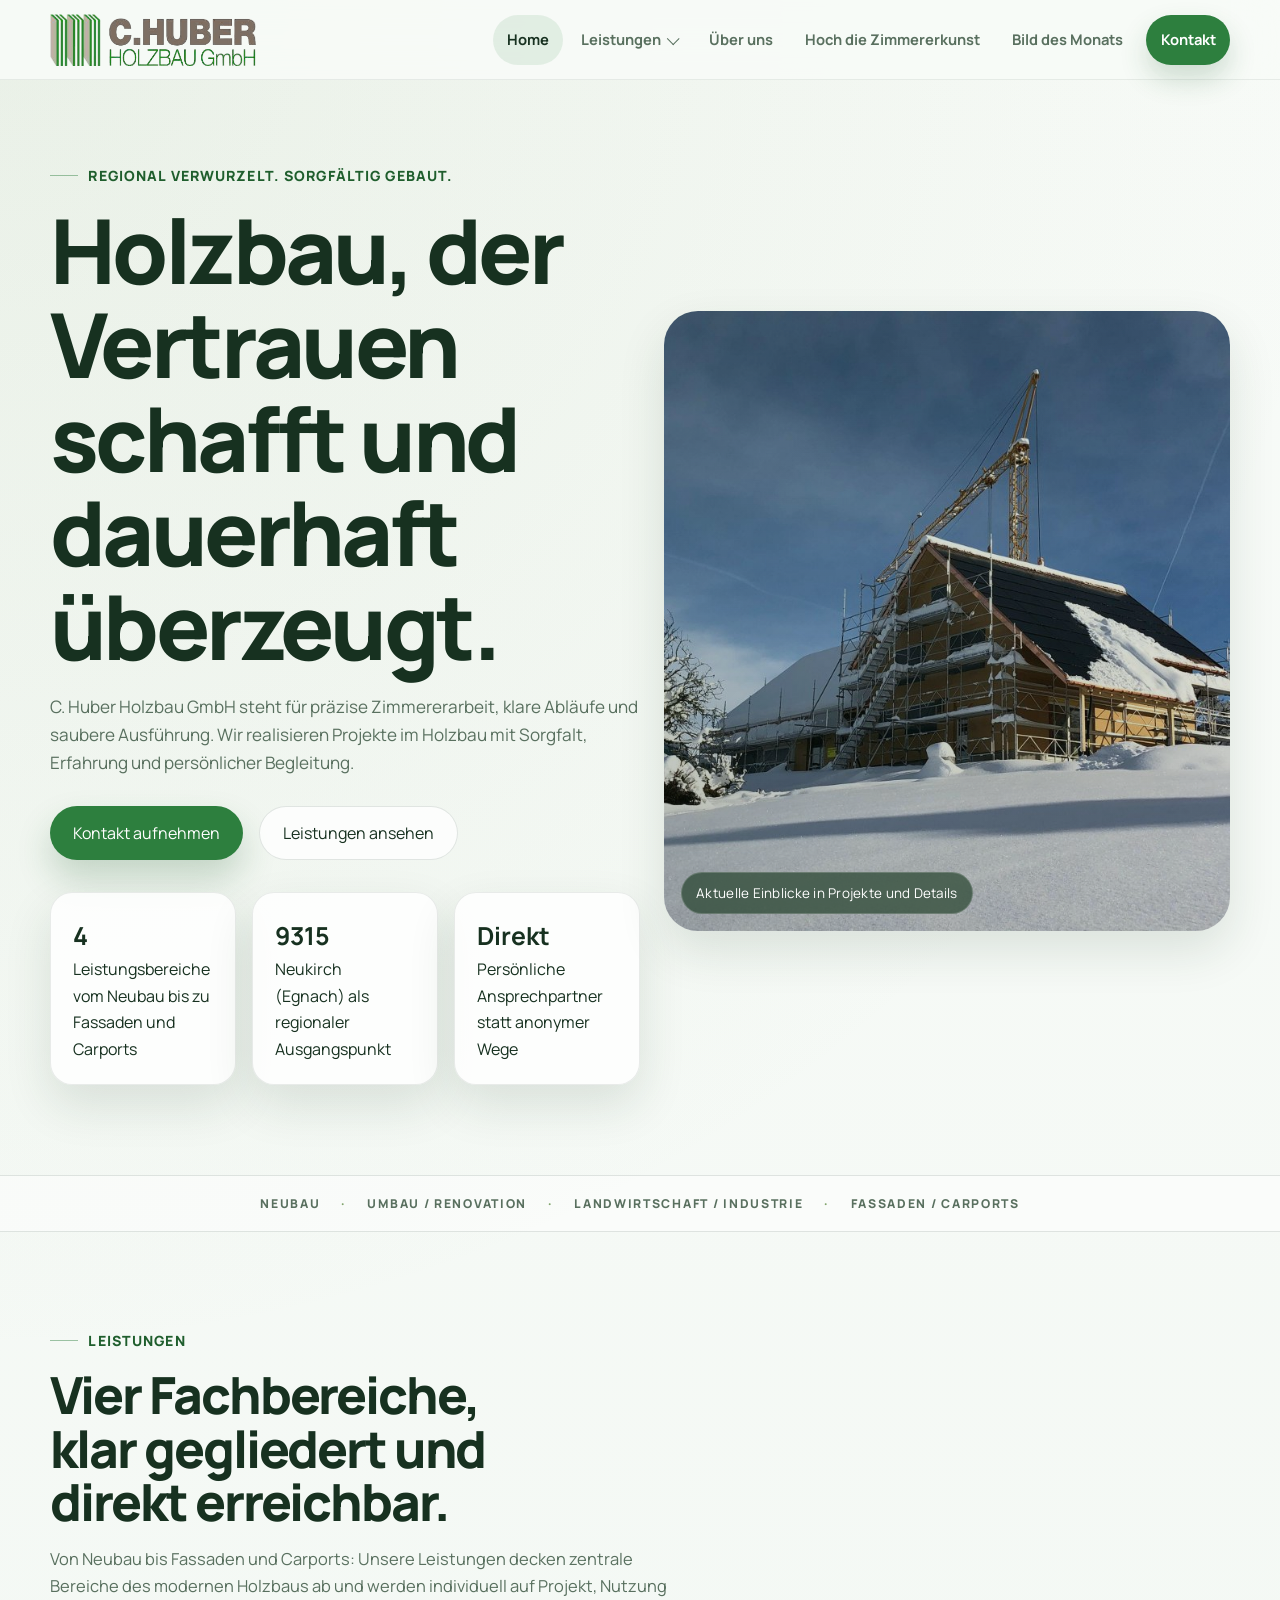
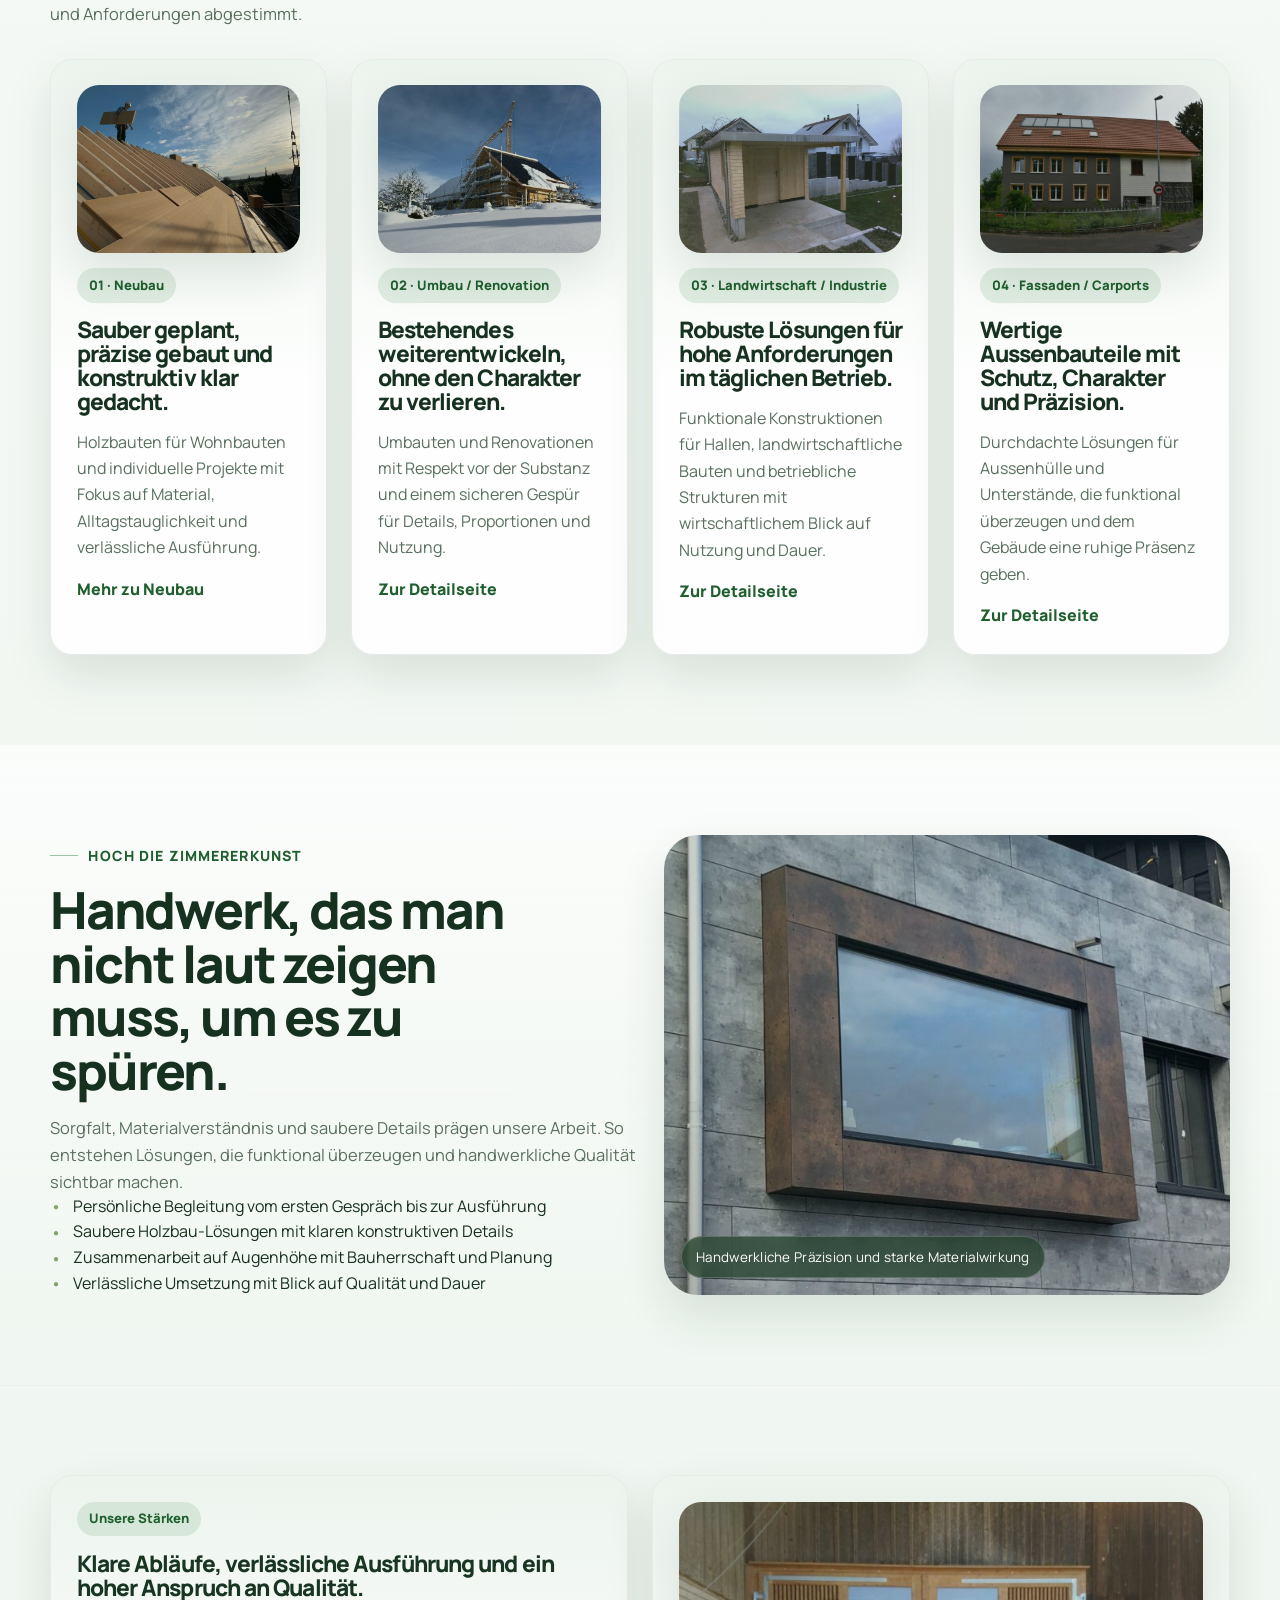
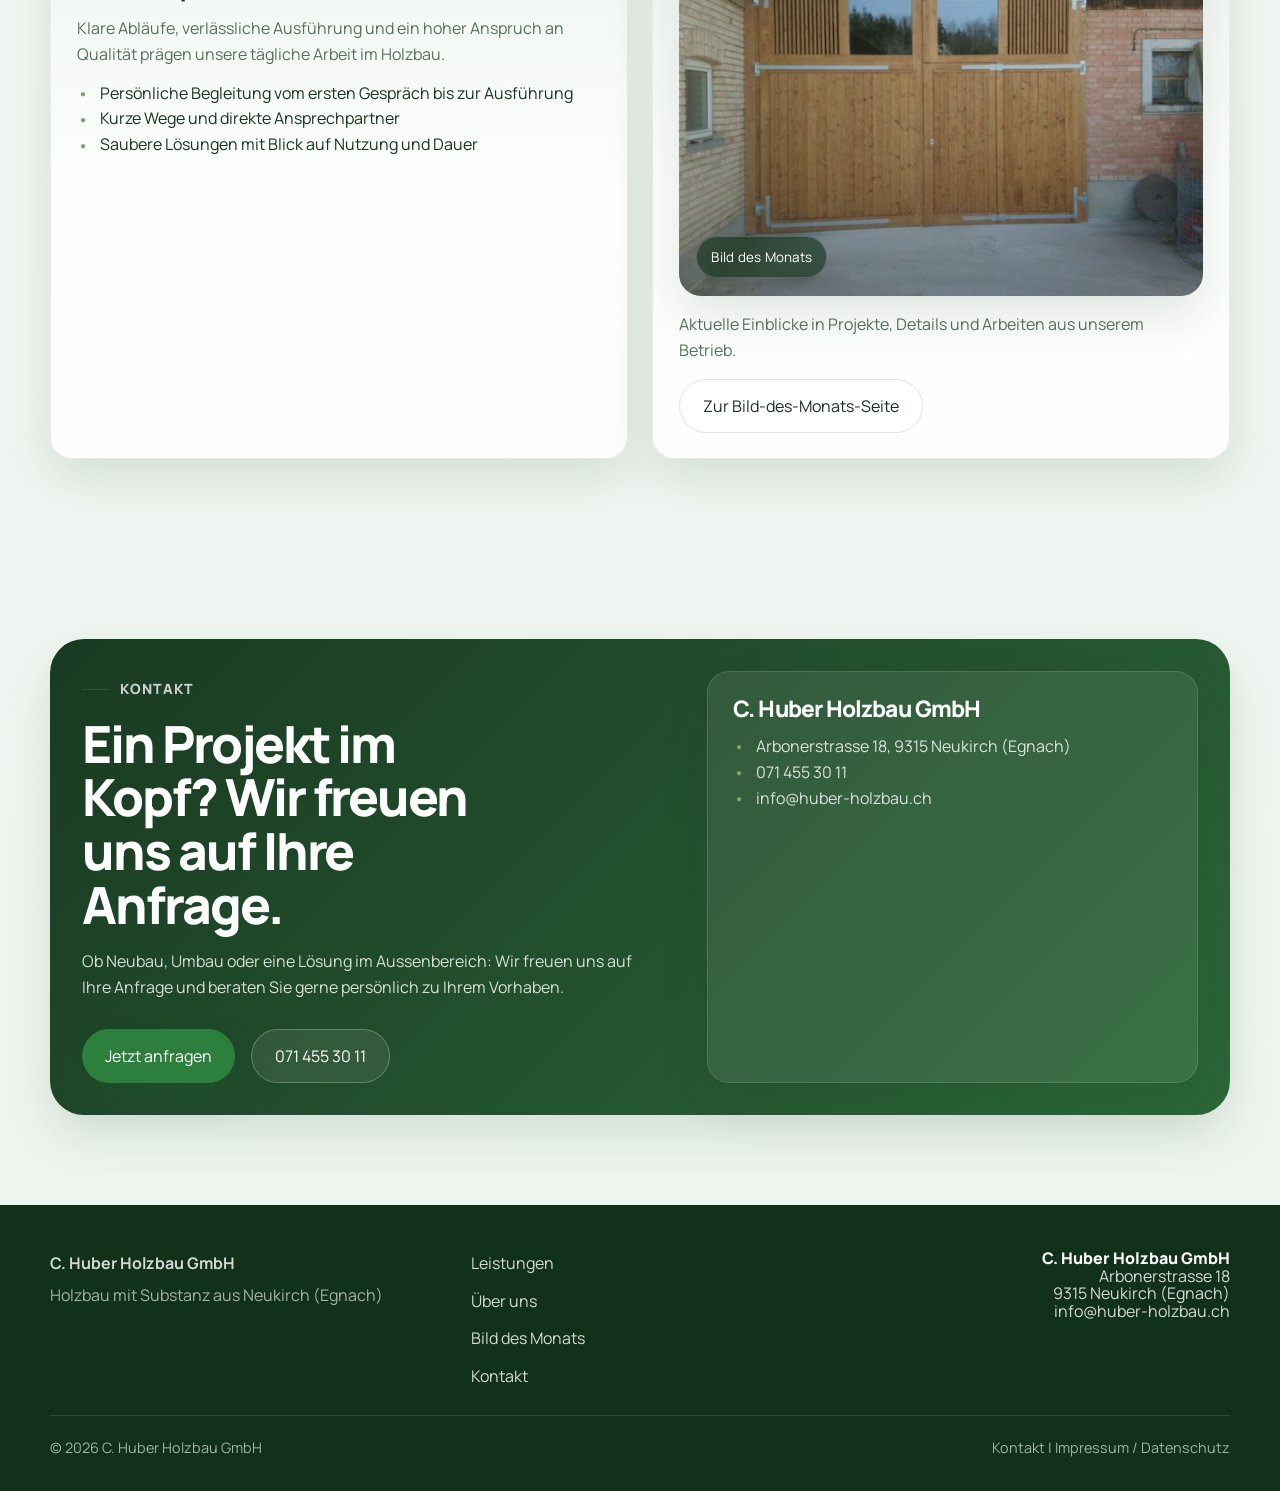
<file: index.html>
﻿<!DOCTYPE html>
<html lang="de">
<head>
  <meta charset="UTF-8">
  <meta name="viewport" content="width=device-width, initial-scale=1.0">
  <link rel="icon" type="image/png" href="assets/favicon-left.png">
  <link rel="shortcut icon" href="assets/favicon-left.png">
  <title>C. Huber Holzbau GmbH | Holzbau mit Substanz</title>
  <meta name="description" content="C. Huber Holzbau GmbH in Neukirch (Egnach): Holzbau, Umbau, Landwirtschaft, Fassaden und direkte Kontaktwege.">
  <link rel="preconnect" href="https://fonts.googleapis.com">
  <link rel="preconnect" href="https://fonts.gstatic.com" crossorigin>
  <link href="https://fonts.googleapis.com/css2?family=Manrope:wght@400;500;600;700;800&display=swap" rel="stylesheet">
  <link rel="stylesheet" href="styles.css">
</head>
<body>
  <header class="site-header">
    <div class="container nav-shell">
      <a class="brand" href="index.html" aria-label="C. Huber Holzbau GmbH Startseite">
        <span class="brand-mark"></span>
        <span class="brand-text"><strong>C. Huber Holzbau GmbH</strong><span>Holzbau aus Neukirch (Egnach)</span></span>
      </a>
      <button class="nav-toggle" type="button" aria-label="Navigation öffnen" aria-expanded="false" data-nav-toggle>
        <span></span><span></span><span></span>
      </button>
      <nav class="site-nav" data-nav>
        <a class="active" href="index.html">Home</a>
        <div class="nav-item nav-item--submenu">
          <a href="leistungen.html">Leistungen</a>
          <div class="nav-dropdown">
            <a href="neubau.html">Neubau</a>
            <a href="umbau-renovation.html">Umbau / Renovation</a>
            <a href="landwirtschaft-industrie.html">Landwirtschaft / Industrie</a>
            <a href="fassaden-carports.html">Fassaden / Carports</a>
          </div>
        </div>
        <a href="ueber-uns.html">Über uns</a>
        <a href="#zimmererkunst">Hoch die Zimmererkunst</a>
        <a href="bild-des-monats.html">Bild des Monats</a>
        <a class="nav-cta" href="kontakt.html">Kontakt</a>
      </nav>
    </div>
  </header>

  <main>
    <section class="hero">
      <div class="container hero-grid">
        <div class="hero-copy reveal">
          <span class="eyebrow">Regional verwurzelt. Sorgfältig gebaut.</span>
          <h1>Holzbau, der Vertrauen schafft und dauerhaft überzeugt.</h1>
          <p>C. Huber Holzbau GmbH steht für präzise Zimmererarbeit, klare Abläufe und saubere Ausführung. Wir realisieren Projekte im Holzbau mit Sorgfalt, Erfahrung und persönlicher Begleitung.</p>
          <div class="hero-actions">
            <a class="button button-primary" href="kontakt.html">Kontakt aufnehmen</a>
            <a class="button button-secondary" href="leistungen.html">Leistungen ansehen</a>
          </div>
          <ul class="hero-stats">
            <li><strong>4</strong><span>Leistungsbereiche vom Neubau bis zu Fassaden und Carports</span></li>
            <li><strong>9315</strong><span>Neukirch (Egnach) als regionaler Ausgangspunkt</span></li>
            <li><strong>Direkt</strong><span>Persönliche Ansprechpartner statt anonymer Wege</span></li>
          </ul>
        </div>
        <div class="hero-visual reveal" style="--image: url('assets/bild-januar-links.jpg');" data-label="Aktuelle Einblicke in Projekte und Details"></div>
      </div>
    </section>

    <section class="band">
      <div class="container band-track">
        <span>Neubau</span>
        <span>Umbau / Renovation</span>
        <span>Landwirtschaft / Industrie</span>
        <span>Fassaden / Carports</span>
      </div>
    </section>

    <section class="section">
      <div class="container">
        <div class="reveal">
          <span class="page-kicker">Leistungen</span>
          <h2 class="section-title">Vier Fachbereiche, klar gegliedert und direkt erreichbar.</h2>
          <p class="section-intro">Von Neubau bis Fassaden und Carports: Unsere Leistungen decken zentrale Bereiche des modernen Holzbaus ab und werden individuell auf Projekt, Nutzung und Anforderungen abgestimmt.</p>
        </div>
        <div class="services-grid" style="margin-top: 2rem;">
          <article class="service-card reveal">
            <div class="service-media visual-no-label" style="--image: url('assets/bild-februar.jpg');"></div>
            <span class="card-topline">01 · Neubau</span>
            <h3>Sauber geplant, präzise gebaut und konstruktiv klar gedacht.</h3>
            <p>Holzbauten für Wohnbauten und individuelle Projekte mit Fokus auf Material, Alltagstauglichkeit und verlässliche Ausführung.</p>
            <a class="service-link" href="neubau.html">Mehr zu Neubau</a>
          </article>
          <article class="service-card reveal">
            <div class="service-media visual-no-label" style="--image: url('assets/bild-januar.jpg');"></div>
            <span class="card-topline">02 · Umbau / Renovation</span>
            <h3>Bestehendes weiterentwickeln, ohne den Charakter zu verlieren.</h3>
            <p>Umbauten und Renovationen mit Respekt vor der Substanz und einem sicheren Gespür für Details, Proportionen und Nutzung.</p>
            <a class="service-link" href="umbau-renovation.html">Zur Detailseite</a>
          </article>
          <article class="service-card reveal">
            <div class="service-media visual-no-label" style="--image: url('assets/bild-dezember.jpeg');"></div>
            <span class="card-topline">03 · Landwirtschaft / Industrie</span>
            <h3>Robuste Lösungen für hohe Anforderungen im täglichen Betrieb.</h3>
            <p>Funktionale Konstruktionen für Hallen, landwirtschaftliche Bauten und betriebliche Strukturen mit wirtschaftlichem Blick auf Nutzung und Dauer.</p>
            <a class="service-link" href="landwirtschaft-industrie.html">Zur Detailseite</a>
          </article>
          <article class="service-card reveal">
            <div class="service-media visual-no-label" style="--image: url('assets/bild-november.jpg');"></div>
            <span class="card-topline">04 · Fassaden / Carports</span>
            <h3>Wertige Aussenbauteile mit Schutz, Charakter und Präzision.</h3>
            <p>Durchdachte Lösungen für Aussenhülle und Unterstände, die funktional überzeugen und dem Gebäude eine ruhige Präsenz geben.</p>
            <a class="service-link" href="fassaden-carports.html">Zur Detailseite</a>
          </article>
        </div>
      </div>
    </section>

    <section id="zimmererkunst" class="section section-alt">
      <div class="container feature-split">
        <div class="reveal">
          <span class="page-kicker">Hoch die Zimmererkunst</span>
          <h2 class="section-title">Handwerk, das man nicht laut zeigen muss, um es zu spüren.</h2>
          <p class="section-intro">Sorgfalt, Materialverständnis und saubere Details prägen unsere Arbeit. So entstehen Lösungen, die funktional überzeugen und handwerkliche Qualität sichtbar machen.</p>
          <ul class="check-list">
            <li>Persönliche Begleitung vom ersten Gespräch bis zur Ausführung</li>
            <li>Saubere Holzbau-Lösungen mit klaren konstruktiven Details</li>
            <li>Zusammenarbeit auf Augenhöhe mit Bauherrschaft und Planung</li>
            <li>Verlässliche Umsetzung mit Blick auf Qualität und Dauer</li>
          </ul>
        </div>
        <div class="about-visual reveal" style="--image: url('assets/bild-oktober.jpeg');" data-label="Handwerkliche Präzision und starke Materialwirkung"></div>
      </div>
    </section>

    <section class="section">
      <div class="container media-grid">
        <article class="metric-card reveal">
          <span class="card-topline">Unsere Stärken</span>
          <h3>Klare Abläufe, verlässliche Ausführung und ein hoher Anspruch an Qualität.</h3>
          <p>Klare Abläufe, verlässliche Ausführung und ein hoher Anspruch an Qualität prägen unsere tägliche Arbeit im Holzbau.</p>
          <ul class="mini-list">
            <li>Persönliche Begleitung vom ersten Gespräch bis zur Ausführung</li>
            <li>Kurze Wege und direkte Ansprechpartner</li>
            <li>Saubere Lösungen mit Blick auf Nutzung und Dauer</li>
          </ul>
        </article>
        <article class="project-card reveal">
          <div class="project-visual" style="--image: url('assets/bild-mai.jpeg');" data-label="Bild des Monats"></div>
          <p>Aktuelle Einblicke in Projekte, Details und Arbeiten aus unserem Betrieb.</p>
          <a class="button button-secondary" href="bild-des-monats.html">Zur Bild-des-Monats-Seite</a>
        </article>
      </div>
    </section>

    <section class="section">
      <div class="container cta-panel reveal">
        <div>
          <span class="page-kicker" style="color: rgba(255,255,255,0.78);">Kontakt</span>
          <h2 class="section-title" style="max-width: 12ch;">Ein Projekt im Kopf? Wir freuen uns auf Ihre Anfrage.</h2>
          <p style="margin-top: 1rem; max-width: 56ch;">Ob Neubau, Umbau oder eine Lösung im Aussenbereich: Wir freuen uns auf Ihre Anfrage und beraten Sie gerne persönlich zu Ihrem Vorhaben.</p>
          <div class="hero-actions">
            <a class="button button-primary" href="kontakt.html">Jetzt anfragen</a>
            <a class="button button-secondary" href="tel:+41714553011" style="color: #fff; border-color: rgba(255,255,255,0.24); background: rgba(255,255,255,0.08);">071 455 30 11</a>
          </div>
        </div>
        <div class="panel">
          <h3>C. Huber Holzbau GmbH</h3>
          <ul class="contact-list">
            <li>Arbonerstrasse 18, 9315 Neukirch (Egnach)</li>
            <li><a href="tel:+41714553011">071 455 30 11</a></li>
            <li><a href="mailto:info@huber-holzbau.ch">info@huber-holzbau.ch</a></li>
          </ul>
        </div>
      </div>
    </section>
  </main>

  <footer class="site-footer">
    <div class="container">
      <div class="footer-grid">
        <div><div class="footer-brand"><strong>C. Huber Holzbau GmbH</strong><span>Holzbau mit Substanz aus Neukirch (Egnach)</span></div></div>
        <div><ul class="footer-links"><li><a href="leistungen.html">Leistungen</a></li><li><a href="ueber-uns.html">Über uns</a></li><li><a href="bild-des-monats.html">Bild des Monats</a></li><li><a href="kontakt.html">Kontakt</a></li></ul></div>
        <div><ul class="footer-links footer-address"><li>C. Huber Holzbau GmbH</li><li>Arbonerstrasse 18</li><li>9315 Neukirch (Egnach)</li><li><a href="mailto:info@huber-holzbau.ch">info@huber-holzbau.ch</a></li></ul></div>
      </div>
      <div class="footer-bottom"><span>&copy; <span data-year></span> C. Huber Holzbau GmbH</span><span><a href="kontakt.html">Kontakt</a> | <a href="#">Impressum / Datenschutz</a></span></div>
    </div>
  </footer>

  <script src="script.js"></script>
</body>
</html>
</file>
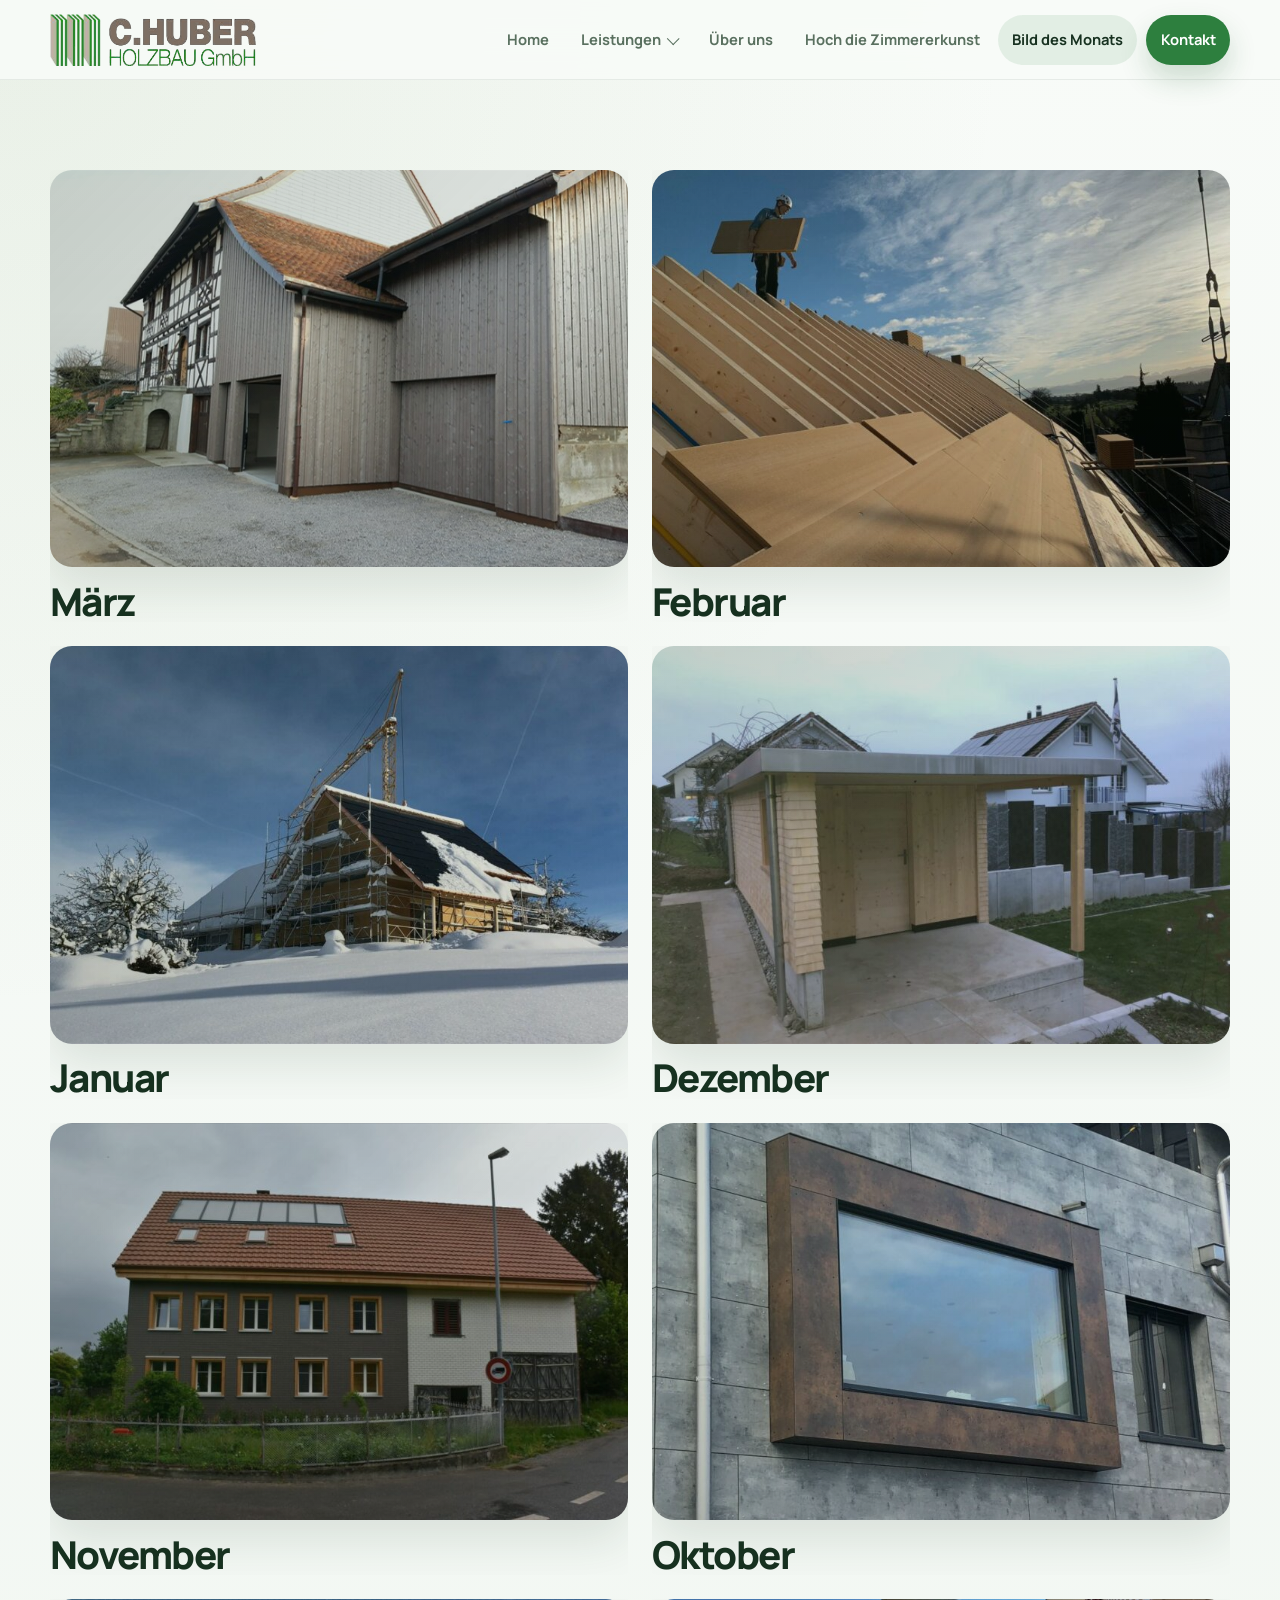
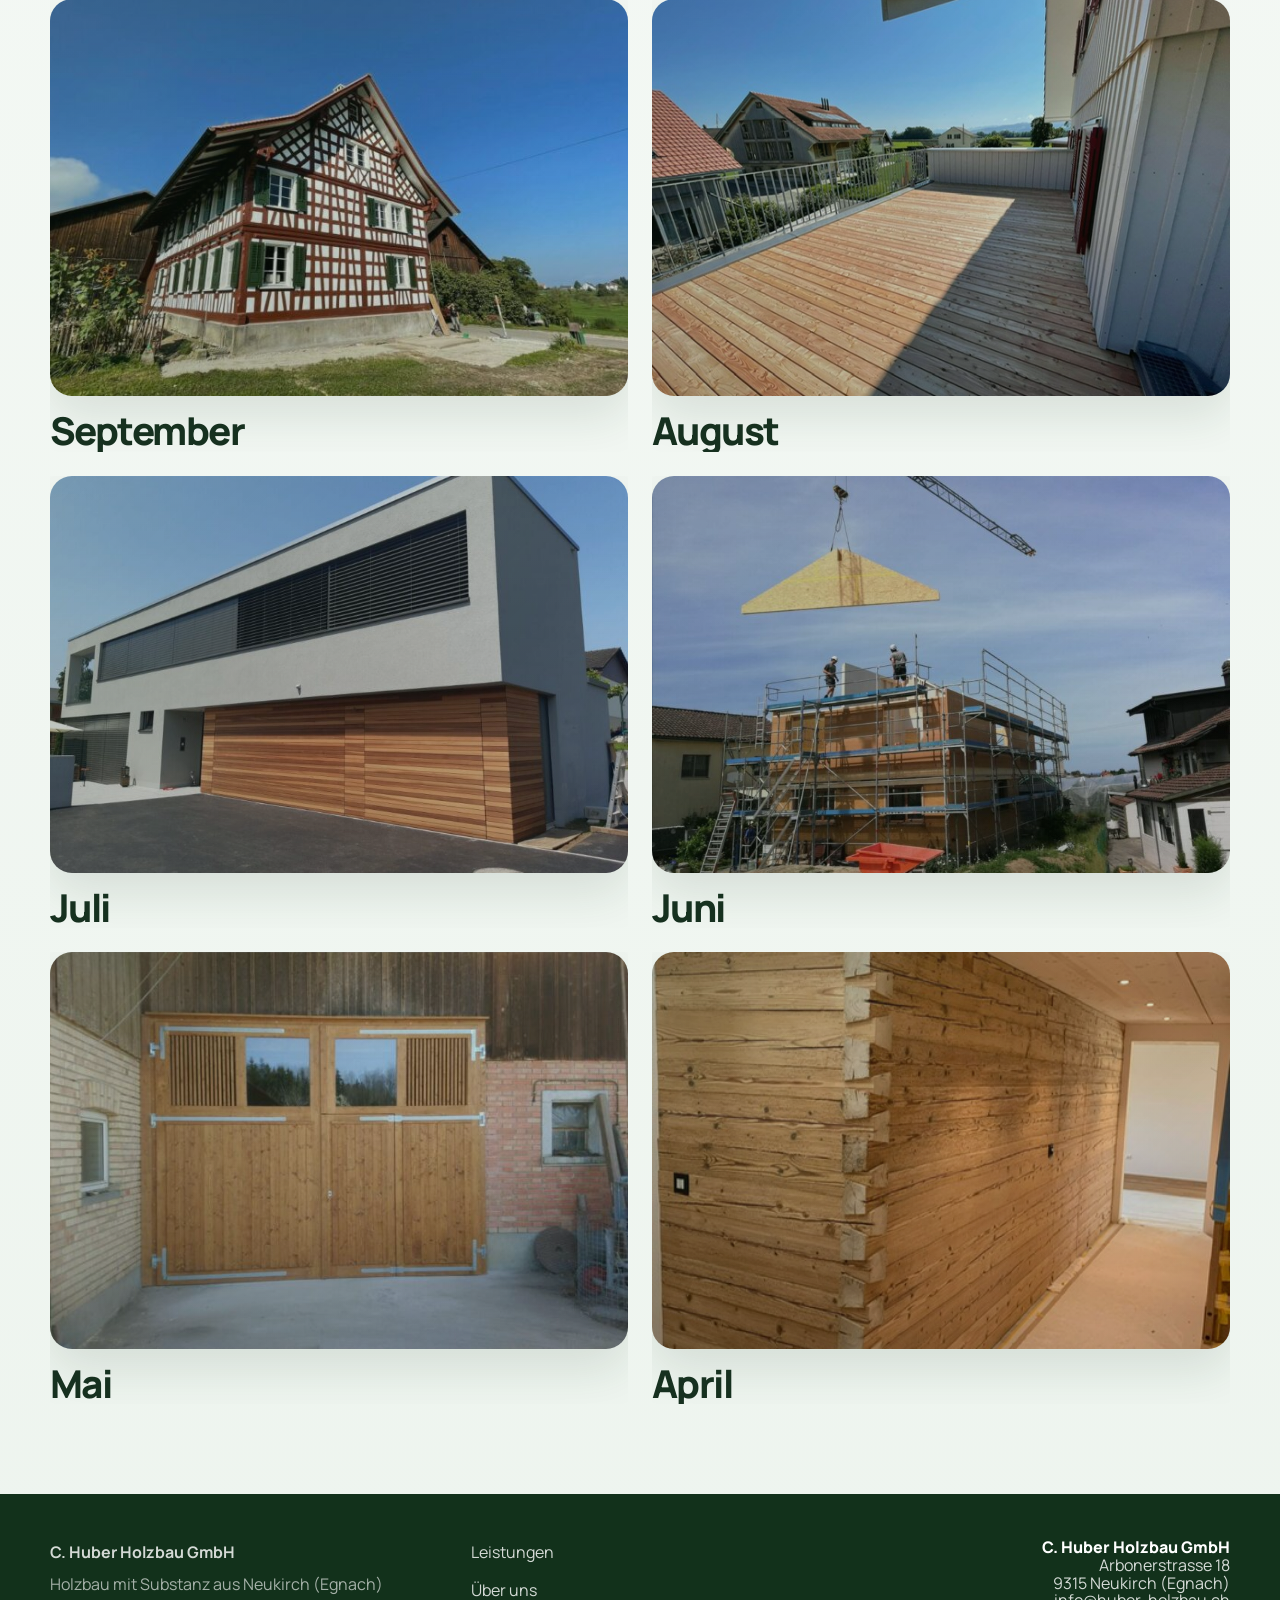
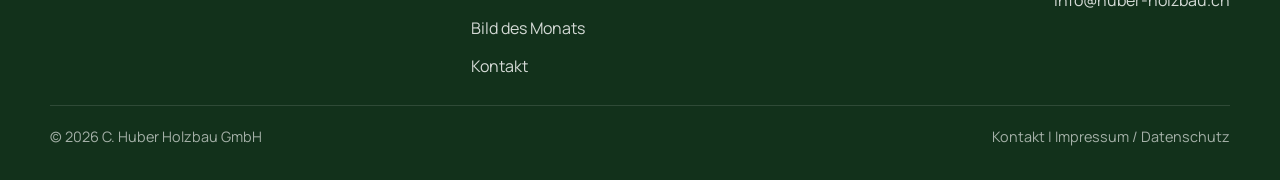
<file: bild-des-monats.html>
<!DOCTYPE html>
<html lang="de">
<head>
  <meta charset="UTF-8">
  <meta name="viewport" content="width=device-width, initial-scale=1.0">
  <link rel="icon" type="image/png" href="assets/favicon-left.png">
  <link rel="shortcut icon" href="assets/favicon-left.png">
  <title>Bild des Monats | C. Huber Holzbau GmbH</title>
  <meta name="description" content="Bild des Monats bei C. Huber Holzbau GmbH.">
  <link rel="preconnect" href="https://fonts.googleapis.com">
  <link rel="preconnect" href="https://fonts.gstatic.com" crossorigin>
  <link href="https://fonts.googleapis.com/css2?family=Manrope:wght@400;500;600;700;800&display=swap" rel="stylesheet">
  <link rel="stylesheet" href="styles.css">
</head>
<body>
  <header class="site-header">
    <div class="container nav-shell">
      <a class="brand" href="index.html" aria-label="C. Huber Holzbau GmbH Startseite"><span class="brand-mark"></span><span class="brand-text"><strong>C. Huber Holzbau GmbH</strong><span>Holzbau aus Neukirch (Egnach)</span></span></a>
      <button class="nav-toggle" type="button" aria-label="Navigation öffnen" aria-expanded="false" data-nav-toggle><span></span><span></span><span></span></button>
      <nav class="site-nav" data-nav>
        <a href="index.html">Home</a>
        <div class="nav-item nav-item--submenu">
          <a href="leistungen.html">Leistungen</a>
          <div class="nav-dropdown">
            <a href="neubau.html">Neubau</a>
            <a href="umbau-renovation.html">Umbau / Renovation</a>
            <a href="landwirtschaft-industrie.html">Landwirtschaft / Industrie</a>
            <a href="fassaden-carports.html">Fassaden / Carports</a>
          </div>
        </div>
        <a href="ueber-uns.html">Über uns</a>
        <a href="index.html#zimmererkunst">Hoch die Zimmererkunst</a>
        <a class="active" href="bild-des-monats.html">Bild des Monats</a>
        <a class="nav-cta" href="kontakt.html">Kontakt</a>
      </nav>
    </div>
  </header>

  <main>
    <section class="section">
      <div class="container">
        <div class="month-archive">
          <article class="month-entry month-entry--plain reveal">
            <div class="month-visual visual-no-label" style="--image: url('assets/bild-maerz.jpeg');"></div>
            <div class="month-entry__body"><h3>März</h3></div>
          </article>

          <article class="month-entry month-entry--plain reveal">
            <div class="month-visual visual-no-label" style="--image: url('assets/bild-februar.jpg');"></div>
            <div class="month-entry__body"><h3>Februar</h3></div>
          </article>

          <article class="month-entry month-entry--plain reveal">
            <div class="month-visual visual-no-label" style="--image: url('assets/bild-januar.jpg');"></div>
            <div class="month-entry__body"><h3>Januar</h3></div>
          </article>

          <article class="month-entry month-entry--plain reveal">
            <div class="month-visual visual-no-label" style="--image: url('assets/bild-dezember.jpeg');"></div>
            <div class="month-entry__body"><h3>Dezember</h3></div>
          </article>

          <article class="month-entry month-entry--plain reveal">
            <div class="month-visual visual-no-label" style="--image: url('assets/bild-november.jpg');"></div>
            <div class="month-entry__body"><h3>November</h3></div>
          </article>

          <article class="month-entry month-entry--plain reveal">
            <div class="month-visual visual-no-label" style="--image: url('assets/bild-oktober.jpeg');"></div>
            <div class="month-entry__body"><h3>Oktober</h3></div>
          </article>

          <article class="month-entry month-entry--plain reveal">
            <div class="month-visual visual-no-label" style="--image: url('assets/bild-september.jpeg');"></div>
            <div class="month-entry__body"><h3>September</h3></div>
          </article>

          <article class="month-entry month-entry--plain reveal">
            <div class="month-visual visual-no-label" style="--image: url('assets/bild-august.jpeg');"></div>
            <div class="month-entry__body"><h3>August</h3></div>
          </article>

          <article class="month-entry month-entry--plain reveal">
            <div class="month-visual visual-no-label" style="--image: url('assets/bild-juli.jpg');"></div>
            <div class="month-entry__body"><h3>Juli</h3></div>
          </article>

          <article class="month-entry month-entry--plain reveal">
            <div class="month-visual visual-no-label" style="--image: url('assets/bild-juni.jpeg');"></div>
            <div class="month-entry__body"><h3>Juni</h3></div>
          </article>

          <article class="month-entry month-entry--plain reveal">
            <div class="month-visual visual-no-label" style="--image: url('assets/bild-mai.jpeg');"></div>
            <div class="month-entry__body"><h3>Mai</h3></div>
          </article>

          <article class="month-entry month-entry--plain reveal">
            <div class="month-visual visual-no-label" style="--image: url('assets/bild-april.jpeg');"></div>
            <div class="month-entry__body"><h3>April</h3></div>
          </article>
        </div>
      </div>
    </section>
  </main>

  <footer class="site-footer">
    <div class="container">
      <div class="footer-grid">
        <div><div class="footer-brand"><strong>C. Huber Holzbau GmbH</strong><span>Holzbau mit Substanz aus Neukirch (Egnach)</span></div></div>
        <div><ul class="footer-links"><li><a href="leistungen.html">Leistungen</a></li><li><a href="ueber-uns.html">Über uns</a></li><li><a href="bild-des-monats.html">Bild des Monats</a></li><li><a href="kontakt.html">Kontakt</a></li></ul></div>
        <div><ul class="footer-links footer-address"><li>C. Huber Holzbau GmbH</li><li>Arbonerstrasse 18</li><li>9315 Neukirch (Egnach)</li><li><a href="mailto:info@huber-holzbau.ch">info@huber-holzbau.ch</a></li></ul></div>
      </div>
      <div class="footer-bottom"><span>&copy; <span data-year></span> C. Huber Holzbau GmbH</span><span><a href="kontakt.html">Kontakt</a> | <a href="#">Impressum / Datenschutz</a></span></div>
    </div>
  </footer>

  <script src="script.js"></script>
</body>
</html>
</file>
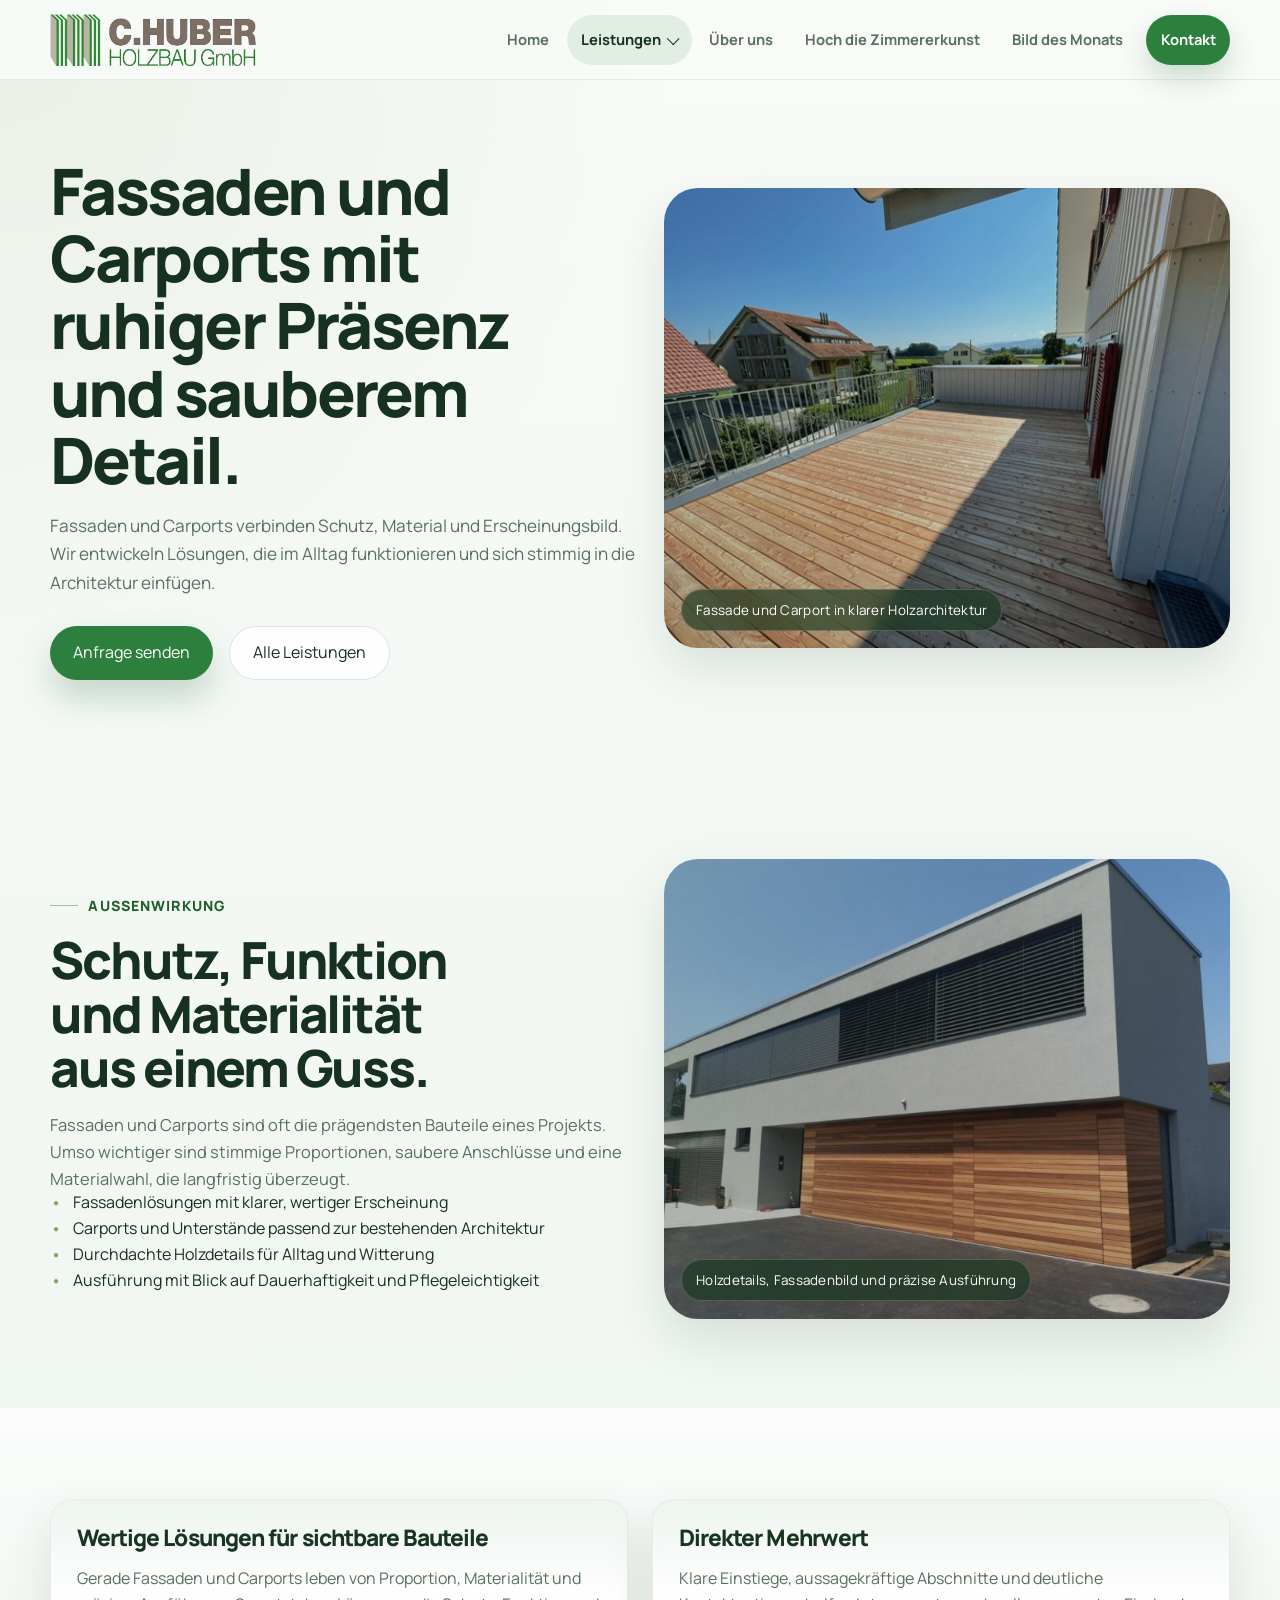
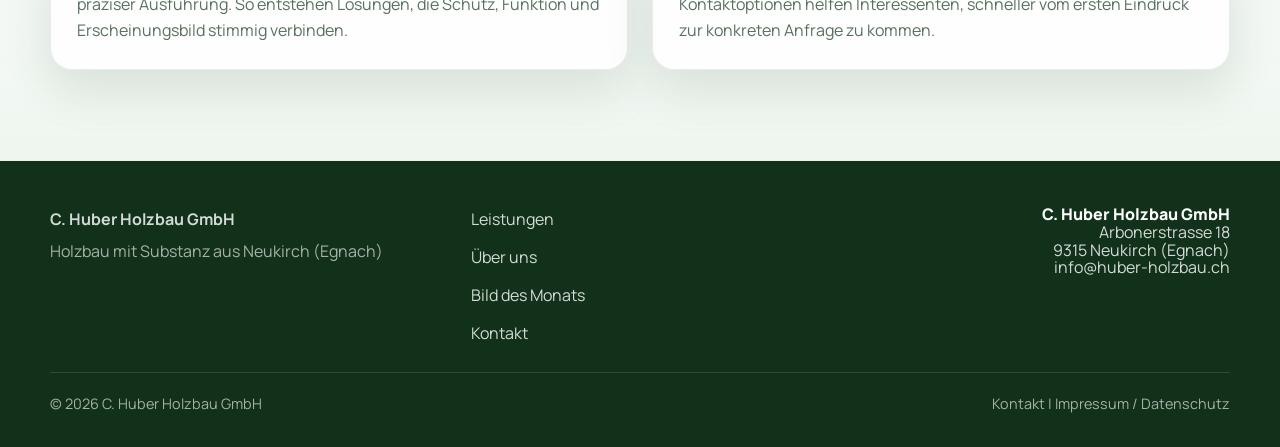
<file: fassaden-carports.html>
<!DOCTYPE html>
<html lang="de">
<head>
  <meta charset="UTF-8">
  <meta name="viewport" content="width=device-width, initial-scale=1.0">
  <link rel="icon" type="image/png" href="assets/favicon-left.png">
  <link rel="shortcut icon" href="assets/favicon-left.png">
  <title>Fassaden / Carports | C. Huber Holzbau GmbH</title>
  <meta name="description" content="Fassaden und Carports von C. Huber Holzbau GmbH: funktional, hochwertig und sauber in die Architektur integriert.">
  <link rel="preconnect" href="https://fonts.googleapis.com">
  <link rel="preconnect" href="https://fonts.gstatic.com" crossorigin>
  <link href="https://fonts.googleapis.com/css2?family=Manrope:wght@400;500;600;700;800&display=swap" rel="stylesheet">
  <link rel="stylesheet" href="styles.css">
</head>
<body>
  <header class="site-header">
    <div class="container nav-shell">
      <a class="brand" href="index.html" aria-label="C. Huber Holzbau GmbH Startseite"><span class="brand-mark"></span><span class="brand-text"><strong>C. Huber Holzbau GmbH</strong><span>Holzbau aus Neukirch (Egnach)</span></span></a>
      <button class="nav-toggle" type="button" aria-label="Navigation öffnen" aria-expanded="false" data-nav-toggle><span></span><span></span><span></span></button>
      <nav class="site-nav" data-nav>
        <a href="index.html">Home</a>
        <div class="nav-item nav-item--submenu">
          <a class="active" href="leistungen.html">Leistungen</a>
          <div class="nav-dropdown">
            <a href="neubau.html">Neubau</a>
            <a href="umbau-renovation.html">Umbau / Renovation</a>
            <a href="landwirtschaft-industrie.html">Landwirtschaft / Industrie</a>
            <a class="active" href="fassaden-carports.html">Fassaden / Carports</a>
          </div>
        </div>
        <a href="ueber-uns.html">Über uns</a>
        <a href="index.html#zimmererkunst">Hoch die Zimmererkunst</a>
        <a href="bild-des-monats.html">Bild des Monats</a>
        <a class="nav-cta" href="kontakt.html">Kontakt</a>
      </nav>
    </div>
  </header>

  <main>
    <section class="page-hero">
      <div class="container page-hero-grid">
        <div class="page-hero-copy reveal">
          <h1>Fassaden und Carports mit ruhiger Präsenz und sauberem Detail.</h1>
          <p>Fassaden und Carports verbinden Schutz, Material und Erscheinungsbild. Wir entwickeln Lösungen, die im Alltag funktionieren und sich stimmig in die Architektur einfügen.</p>
          <div class="hero-actions"><a class="button button-primary" href="kontakt.html">Anfrage senden</a><a class="button button-secondary" href="leistungen.html">Alle Leistungen</a></div>
        </div>
        <div class="page-hero-visual reveal" style="--image: url('assets/bild-august.jpeg');" data-label="Fassade und Carport in klarer Holzarchitektur"></div>
      </div>
    </section>

    <section class="section">
      <div class="container service-detail-grid">
        <div class="reveal">
          <span class="page-kicker">Aussenwirkung</span>
          <h2 class="section-title">Schutz, Funktion und Materialität aus einem Guss.</h2>
          <p class="section-intro">Fassaden und Carports sind oft die prägendsten Bauteile eines Projekts. Umso wichtiger sind stimmige Proportionen, saubere Anschlüsse und eine Materialwahl, die langfristig überzeugt.</p>
          <ul class="check-list">
            <li>Fassadenlösungen mit klarer, wertiger Erscheinung</li>
            <li>Carports und Unterstände passend zur bestehenden Architektur</li>
            <li>Durchdachte Holzdetails für Alltag und Witterung</li>
            <li>Ausführung mit Blick auf Dauerhaftigkeit und Pflegeleichtigkeit</li>
          </ul>
        </div>
        <div class="service-visual reveal" style="--image: url('assets/bild-juli.jpg');" data-label="Holzdetails, Fassadenbild und präzise Ausführung"></div>
      </div>
    </section>

    <section class="section section-alt">
      <div class="container cards-2">
        <article class="highlight-card reveal">
          <h3>Wertige Lösungen für sichtbare Bauteile</h3>
          <p>Gerade Fassaden und Carports leben von Proportion, Materialität und präziser Ausführung. So entstehen Lösungen, die Schutz, Funktion und Erscheinungsbild stimmig verbinden.</p>
        </article>
        <article class="highlight-card reveal">
          <h3>Direkter Mehrwert</h3>
          <p>Klare Einstiege, aussagekräftige Abschnitte und deutliche Kontaktoptionen helfen Interessenten, schneller vom ersten Eindruck zur konkreten Anfrage zu kommen.</p>
        </article>
      </div>
    </section>
  </main>

  <footer class="site-footer">
    <div class="container">
      <div class="footer-grid">
        <div><div class="footer-brand"><strong>C. Huber Holzbau GmbH</strong><span>Holzbau mit Substanz aus Neukirch (Egnach)</span></div></div>
        <div><ul class="footer-links"><li><a href="leistungen.html">Leistungen</a></li><li><a href="ueber-uns.html">Über uns</a></li><li><a href="bild-des-monats.html">Bild des Monats</a></li><li><a href="kontakt.html">Kontakt</a></li></ul></div>
        <div><ul class="footer-links footer-address"><li>C. Huber Holzbau GmbH</li><li>Arbonerstrasse 18</li><li>9315 Neukirch (Egnach)</li><li><a href="mailto:info@huber-holzbau.ch">info@huber-holzbau.ch</a></li></ul></div>
      </div>
      <div class="footer-bottom"><span>&copy; <span data-year></span> C. Huber Holzbau GmbH</span><span><a href="kontakt.html">Kontakt</a> | <a href="#">Impressum / Datenschutz</a></span></div>
    </div>
  </footer>

  <script src="script.js"></script>
</body>
</html>
</file>
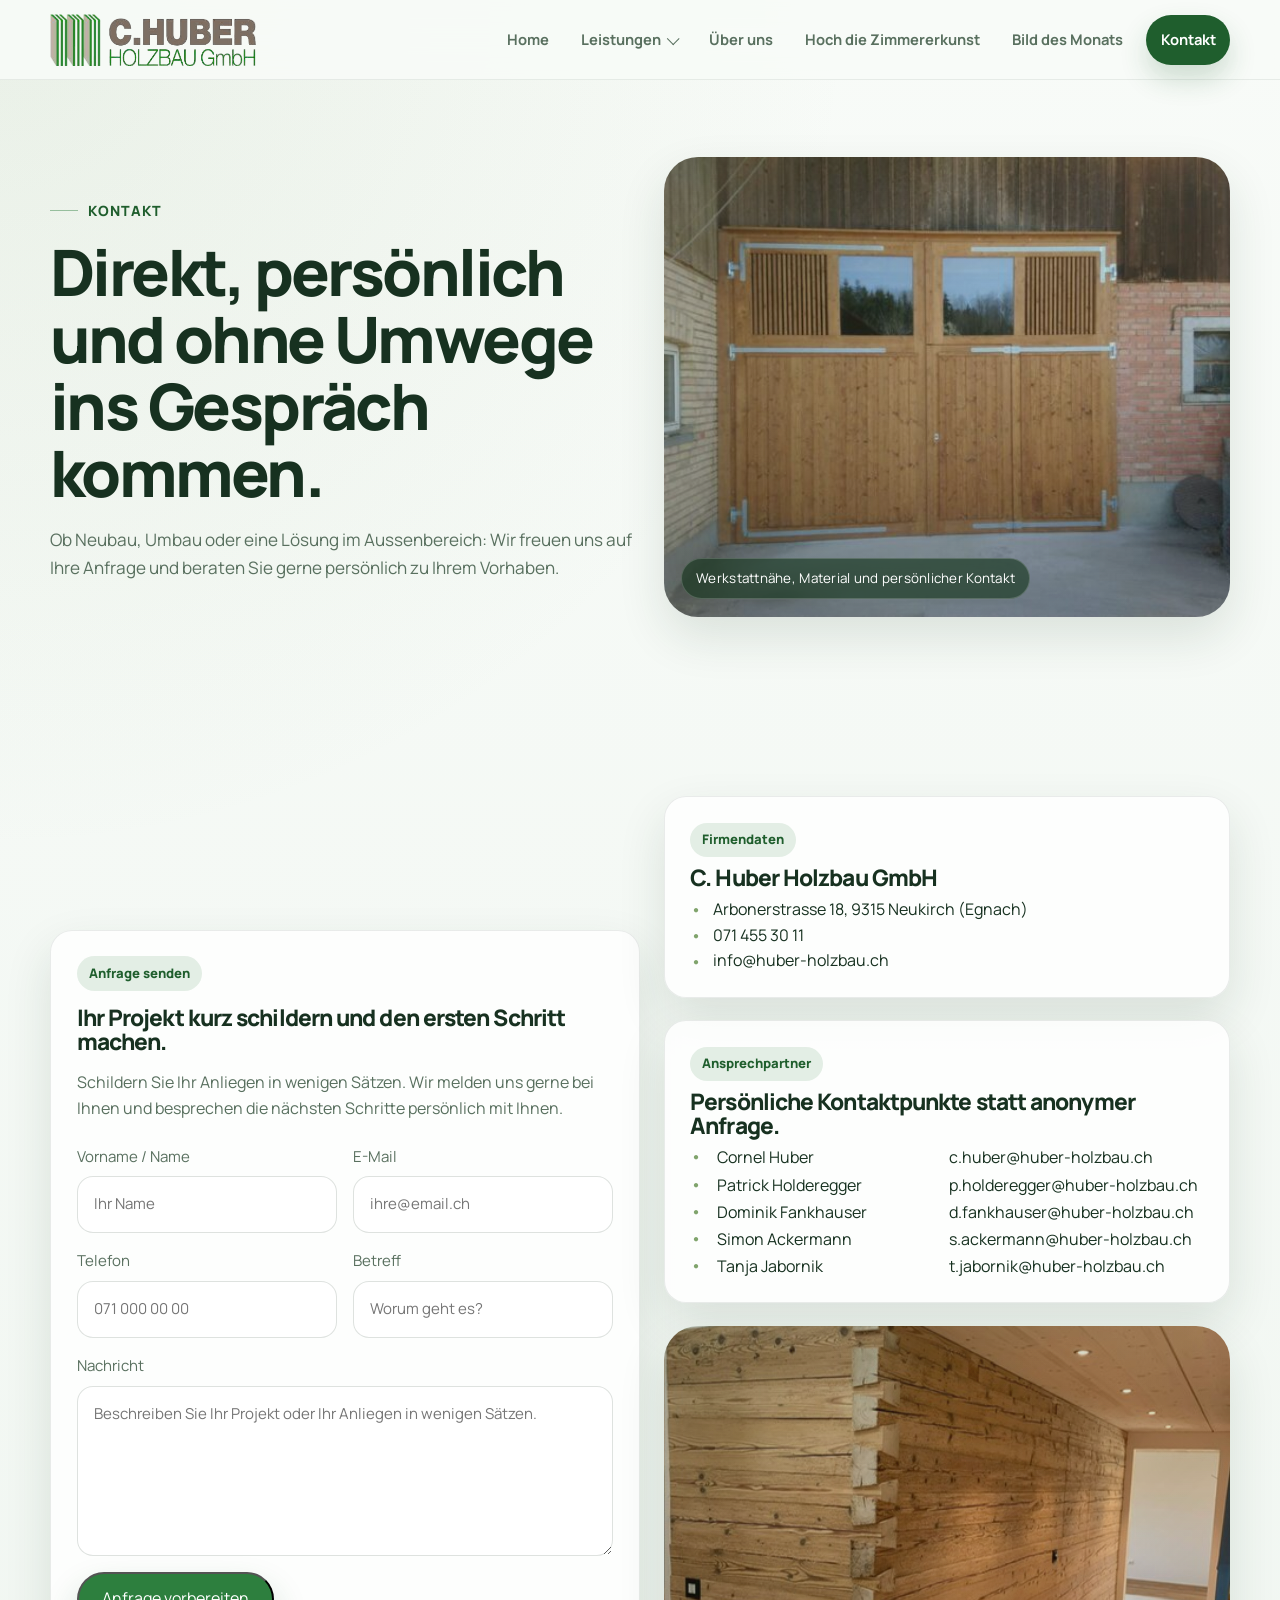
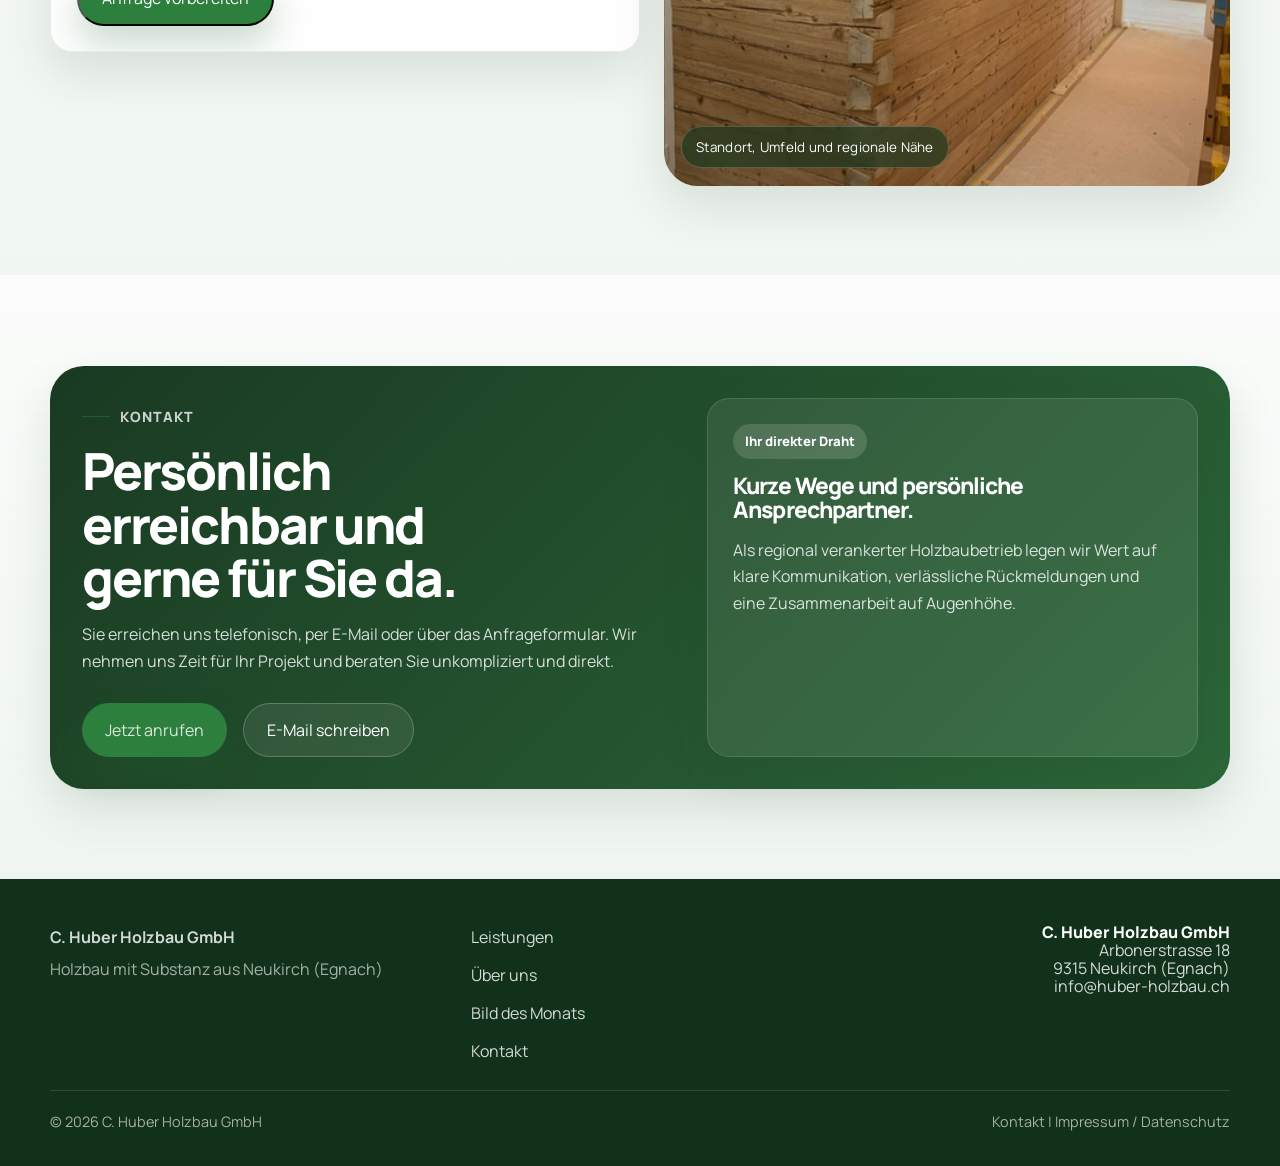
<file: kontakt.html>
<!DOCTYPE html>
<html lang="de">
<head>
  <meta charset="UTF-8">
  <meta name="viewport" content="width=device-width, initial-scale=1.0">
  <link rel="icon" type="image/png" href="assets/favicon-left.png">
  <link rel="shortcut icon" href="assets/favicon-left.png">
  <title>Kontakt | C. Huber Holzbau GmbH</title>
  <meta name="description" content="Kontaktseite von C. Huber Holzbau GmbH mit klarer Anfrageführung, sichtbaren Ansprechpartnern und direktem Einstieg für Neubau, Umbau und Holzbau-Projekte.">
  <link rel="preconnect" href="https://fonts.googleapis.com">
  <link rel="preconnect" href="https://fonts.gstatic.com" crossorigin>
  <link href="https://fonts.googleapis.com/css2?family=Manrope:wght@400;500;600;700;800&display=swap" rel="stylesheet">
  <link rel="stylesheet" href="styles.css">
</head>
<body>
  <header class="site-header">
    <div class="container nav-shell">
      <a class="brand" href="index.html" aria-label="C. Huber Holzbau GmbH Startseite"><span class="brand-mark"></span><span class="brand-text"><strong>C. Huber Holzbau GmbH</strong><span>Holzbau aus Neukirch (Egnach)</span></span></a>
      <button class="nav-toggle" type="button" aria-label="Navigation öffnen" aria-expanded="false" data-nav-toggle><span></span><span></span><span></span></button>
      <nav class="site-nav" data-nav>
        <a href="index.html">Home</a>
        <div class="nav-item nav-item--submenu">
          <a href="leistungen.html">Leistungen</a>
          <div class="nav-dropdown">
            <a href="neubau.html">Neubau</a>
            <a href="umbau-renovation.html">Umbau / Renovation</a>
            <a href="landwirtschaft-industrie.html">Landwirtschaft / Industrie</a>
            <a href="fassaden-carports.html">Fassaden / Carports</a>
          </div>
        </div>
        <a href="ueber-uns.html">Über uns</a>
        <a href="index.html#zimmererkunst">Hoch die Zimmererkunst</a>
        <a href="bild-des-monats.html">Bild des Monats</a>
        <a class="nav-cta active" href="kontakt.html">Kontakt</a>
      </nav>
    </div>
  </header>

  <main>
    <section class="page-hero">
      <div class="container page-hero-grid">
        <div class="page-hero-copy reveal">
          <span class="eyebrow">Kontakt</span>
          <h1>Direkt, persönlich und ohne Umwege ins Gespräch kommen.</h1>
          <p>Ob Neubau, Umbau oder eine Lösung im Aussenbereich: Wir freuen uns auf Ihre Anfrage und beraten Sie gerne persönlich zu Ihrem Vorhaben.</p>
        </div>
        <div class="page-hero-visual reveal" style="--image: url('assets/bild-mai.jpeg');" data-label="Werkstattnähe, Material und persönlicher Kontakt"></div>
      </div>
    </section>

    <section class="section">
      <div class="container contact-grid">
        <article class="form-card reveal">
          <span class="card-topline">Anfrage senden</span>
          <h3>Ihr Projekt kurz schildern und den ersten Schritt machen.</h3>
          <p>Schildern Sie Ihr Anliegen in wenigen Sätzen. Wir melden uns gerne bei Ihnen und besprechen die nächsten Schritte persönlich mit Ihnen.</p>
          <form class="form-grid">
            <label>Vorname / Name<input type="text" name="name" placeholder="Ihr Name"></label>
            <label>E-Mail<input type="email" name="email" placeholder="ihre@email.ch"></label>
            <label>Telefon<input type="tel" name="phone" placeholder="071 000 00 00"></label>
            <label>Betreff<input type="text" name="subject" placeholder="Worum geht es?"></label>
            <label class="full">Nachricht<textarea name="message" placeholder="Beschreiben Sie Ihr Projekt oder Ihr Anliegen in wenigen Sätzen."></textarea></label>
            <div class="full"><button class="button button-primary" type="submit">Anfrage vorbereiten</button></div>
          </form>
        </article>

        <div class="reveal" style="display: grid; gap: 1.4rem;">
          <article class="contact-card">
            <span class="card-topline">Firmendaten</span>
            <h3>C. Huber Holzbau GmbH</h3>
            <ul class="contact-list">
              <li>Arbonerstrasse 18, 9315 Neukirch (Egnach)</li>
              <li><a href="tel:+41714553011">071 455 30 11</a></li>
              <li><a href="mailto:info@huber-holzbau.ch">info@huber-holzbau.ch</a></li>
            </ul>
          </article>
          <article class="contact-card">
            <span class="card-topline">Ansprechpartner</span>
            <h3>Persönliche Kontaktpunkte statt anonymer Anfrage.</h3>
            <ul class="contact-list contact-list--aligned">
              <li><span class="contact-person">Cornel Huber</span><a href="mailto:c.huber@huber-holzbau.ch">c.huber@huber-holzbau.ch</a></li>
              <li><span class="contact-person">Patrick Holderegger</span><a href="mailto:p.holderegger@huber-holzbau.ch">p.holderegger@huber-holzbau.ch</a></li>
              <li><span class="contact-person">Dominik Fankhauser</span><a href="mailto:d.fankhauser@huber-holzbau.ch">d.fankhauser@huber-holzbau.ch</a></li>
              <li><span class="contact-person">Simon Ackermann</span><a href="mailto:s.ackermann@huber-holzbau.ch">s.ackermann@huber-holzbau.ch</a></li>
              <li><span class="contact-person">Tanja Jabornik</span><a href="mailto:t.jabornik@huber-holzbau.ch">t.jabornik@huber-holzbau.ch</a></li>
            </ul>
          </article>
          <div class="contact-map" style="--image: url('assets/bild-april.jpeg');" data-label="Standort, Umfeld und regionale Nähe"></div>
        </div>
      </div>
    </section>

    <section class="section section-alt">
      <div class="container contact-panel reveal">
        <div>
          <span class="page-kicker" style="color: rgba(255,255,255,0.78);">Kontakt</span>
          <h2 class="section-title">Persönlich erreichbar und gerne für Sie da.</h2>
          <p style="margin-top: 1rem; max-width: 56ch;">Sie erreichen uns telefonisch, per E-Mail oder über das Anfrageformular. Wir nehmen uns Zeit für Ihr Projekt und beraten Sie unkompliziert und direkt.</p>
          <div class="hero-actions">
            <a class="button button-primary" href="tel:+41714553011">Jetzt anrufen</a>
            <a class="button button-secondary" href="mailto:info@huber-holzbau.ch" style="color: #fff; border-color: rgba(255,255,255,0.22); background: rgba(255,255,255,0.08);">E-Mail schreiben</a>
          </div>
        </div>
        <div class="panel">
          <span class="card-topline" style="background: rgba(255,255,255,0.14); color: #fff;">Ihr direkter Draht</span>
          <h3>Kurze Wege und persönliche Ansprechpartner.</h3>
          <p>Als regional verankerter Holzbaubetrieb legen wir Wert auf klare Kommunikation, verlässliche Rückmeldungen und eine Zusammenarbeit auf Augenhöhe.</p>
        </div>
      </div>
    </section>
  </main>

  <footer class="site-footer">
    <div class="container">
      <div class="footer-grid">
        <div><div class="footer-brand"><strong>C. Huber Holzbau GmbH</strong><span>Holzbau mit Substanz aus Neukirch (Egnach)</span></div></div>
        <div><ul class="footer-links"><li><a href="leistungen.html">Leistungen</a></li><li><a href="ueber-uns.html">Über uns</a></li><li><a href="bild-des-monats.html">Bild des Monats</a></li><li><a href="kontakt.html">Kontakt</a></li></ul></div>
        <div><ul class="footer-links footer-address"><li>C. Huber Holzbau GmbH</li><li>Arbonerstrasse 18</li><li>9315 Neukirch (Egnach)</li><li><a href="mailto:info@huber-holzbau.ch">info@huber-holzbau.ch</a></li></ul></div>
      </div>
      <div class="footer-bottom"><span>&copy; <span data-year></span> C. Huber Holzbau GmbH</span><span><a href="kontakt.html">Kontakt</a> | <a href="#">Impressum / Datenschutz</a></span></div>
    </div>
  </footer>

  <script src="script.js"></script>
</body>
</html>
</file>
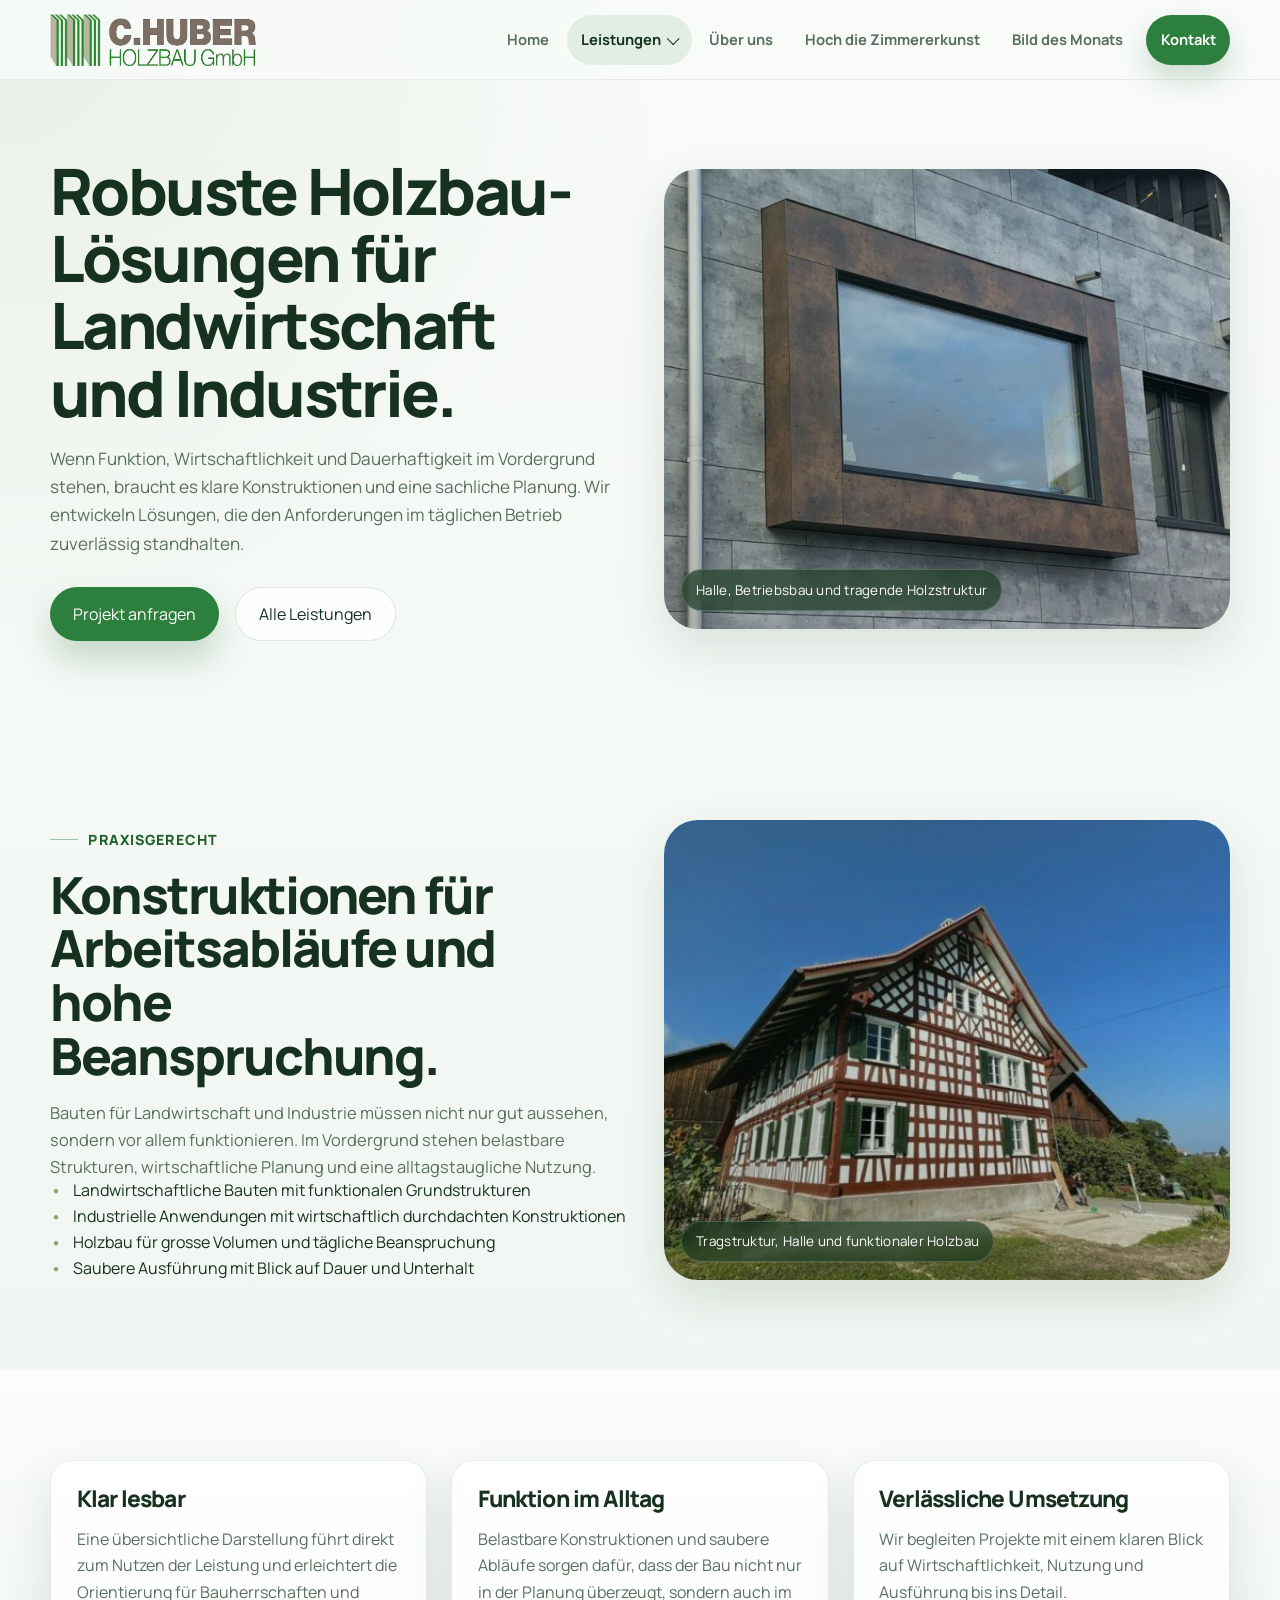
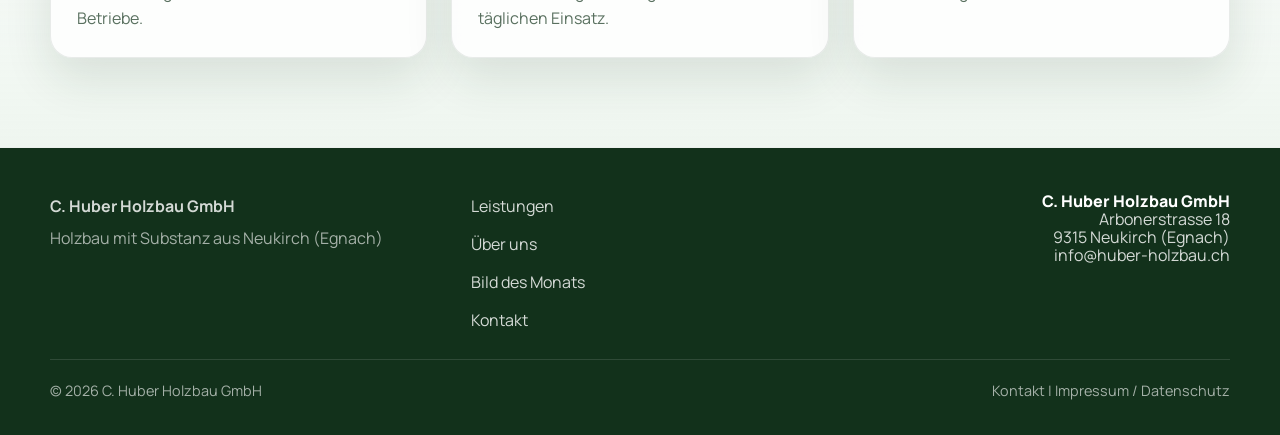
<file: landwirtschaft-industrie.html>
<!DOCTYPE html>
<html lang="de">
<head>
  <meta charset="UTF-8">
  <meta name="viewport" content="width=device-width, initial-scale=1.0">
  <link rel="icon" type="image/png" href="assets/favicon-left.png">
  <link rel="shortcut icon" href="assets/favicon-left.png">
  <title>Landwirtschaft / Industrie | C. Huber Holzbau GmbH</title>
  <meta name="description" content="Landwirtschaftliche und industrielle Holzbau-Lösungen von C. Huber Holzbau GmbH.">
  <link rel="preconnect" href="https://fonts.googleapis.com">
  <link rel="preconnect" href="https://fonts.gstatic.com" crossorigin>
  <link href="https://fonts.googleapis.com/css2?family=Manrope:wght@400;500;600;700;800&display=swap" rel="stylesheet">
  <link rel="stylesheet" href="styles.css">
</head>
<body>
  <header class="site-header">
    <div class="container nav-shell">
      <a class="brand" href="index.html" aria-label="C. Huber Holzbau GmbH Startseite"><span class="brand-mark"></span><span class="brand-text"><strong>C. Huber Holzbau GmbH</strong><span>Holzbau aus Neukirch (Egnach)</span></span></a>
      <button class="nav-toggle" type="button" aria-label="Navigation öffnen" aria-expanded="false" data-nav-toggle><span></span><span></span><span></span></button>
      <nav class="site-nav" data-nav>
        <a href="index.html">Home</a>
        <div class="nav-item nav-item--submenu">
          <a class="active" href="leistungen.html">Leistungen</a>
          <div class="nav-dropdown">
            <a href="neubau.html">Neubau</a>
            <a href="umbau-renovation.html">Umbau / Renovation</a>
            <a class="active" href="landwirtschaft-industrie.html">Landwirtschaft / Industrie</a>
            <a href="fassaden-carports.html">Fassaden / Carports</a>
          </div>
        </div>
        <a href="ueber-uns.html">Über uns</a>
        <a href="index.html#zimmererkunst">Hoch die Zimmererkunst</a>
        <a href="bild-des-monats.html">Bild des Monats</a>
        <a class="nav-cta" href="kontakt.html">Kontakt</a>
      </nav>
    </div>
  </header>

  <main>
    <section class="page-hero">
      <div class="container page-hero-grid">
        <div class="page-hero-copy reveal">
          <h1>Robuste Holzbau-Lösungen für Landwirtschaft und Industrie.</h1>
          <p>Wenn Funktion, Wirtschaftlichkeit und Dauerhaftigkeit im Vordergrund stehen, braucht es klare Konstruktionen und eine sachliche Planung. Wir entwickeln Lösungen, die den Anforderungen im täglichen Betrieb zuverlässig standhalten.</p>
          <div class="hero-actions"><a class="button button-primary" href="kontakt.html">Projekt anfragen</a><a class="button button-secondary" href="leistungen.html">Alle Leistungen</a></div>
        </div>
        <div class="page-hero-visual reveal" style="--image: url('assets/bild-oktober.jpeg');" data-label="Halle, Betriebsbau und tragende Holzstruktur"></div>
      </div>
    </section>

    <section class="section">
      <div class="container service-detail-grid">
        <div class="reveal">
          <span class="page-kicker">Praxisgerecht</span>
          <h2 class="section-title">Konstruktionen für Arbeitsabläufe und hohe Beanspruchung.</h2>
          <p class="section-intro">Bauten für Landwirtschaft und Industrie müssen nicht nur gut aussehen, sondern vor allem funktionieren. Im Vordergrund stehen belastbare Strukturen, wirtschaftliche Planung und eine alltagstaugliche Nutzung.</p>
          <ul class="check-list">
            <li>Landwirtschaftliche Bauten mit funktionalen Grundstrukturen</li>
            <li>Industrielle Anwendungen mit wirtschaftlich durchdachten Konstruktionen</li>
            <li>Holzbau für grosse Volumen und tägliche Beanspruchung</li>
            <li>Saubere Ausführung mit Blick auf Dauer und Unterhalt</li>
          </ul>
        </div>
        <div class="service-visual reveal" style="--image: url('assets/bild-september.jpeg');" data-label="Tragstruktur, Halle und funktionaler Holzbau"></div>
      </div>
    </section>

    <section class="section section-alt">
      <div class="container cards-3">
        <article class="value-card reveal"><h3>Klar lesbar</h3><p>Eine übersichtliche Darstellung führt direkt zum Nutzen der Leistung und erleichtert die Orientierung für Bauherrschaften und Betriebe.</p></article>
        <article class="value-card reveal"><h3>Funktion im Alltag</h3><p>Belastbare Konstruktionen und saubere Abläufe sorgen dafür, dass der Bau nicht nur in der Planung überzeugt, sondern auch im täglichen Einsatz.</p></article>
        <article class="value-card reveal"><h3>Verlässliche Umsetzung</h3><p>Wir begleiten Projekte mit einem klaren Blick auf Wirtschaftlichkeit, Nutzung und Ausführung bis ins Detail.</p></article>
      </div>
    </section>
  </main>

  <footer class="site-footer">
    <div class="container">
      <div class="footer-grid">
        <div><div class="footer-brand"><strong>C. Huber Holzbau GmbH</strong><span>Holzbau mit Substanz aus Neukirch (Egnach)</span></div></div>
        <div><ul class="footer-links"><li><a href="leistungen.html">Leistungen</a></li><li><a href="ueber-uns.html">Über uns</a></li><li><a href="bild-des-monats.html">Bild des Monats</a></li><li><a href="kontakt.html">Kontakt</a></li></ul></div>
        <div><ul class="footer-links footer-address"><li>C. Huber Holzbau GmbH</li><li>Arbonerstrasse 18</li><li>9315 Neukirch (Egnach)</li><li><a href="mailto:info@huber-holzbau.ch">info@huber-holzbau.ch</a></li></ul></div>
      </div>
      <div class="footer-bottom"><span>&copy; <span data-year></span> C. Huber Holzbau GmbH</span><span><a href="kontakt.html">Kontakt</a> | <a href="#">Impressum / Datenschutz</a></span></div>
    </div>
  </footer>

  <script src="script.js"></script>
</body>
</html>
</file>
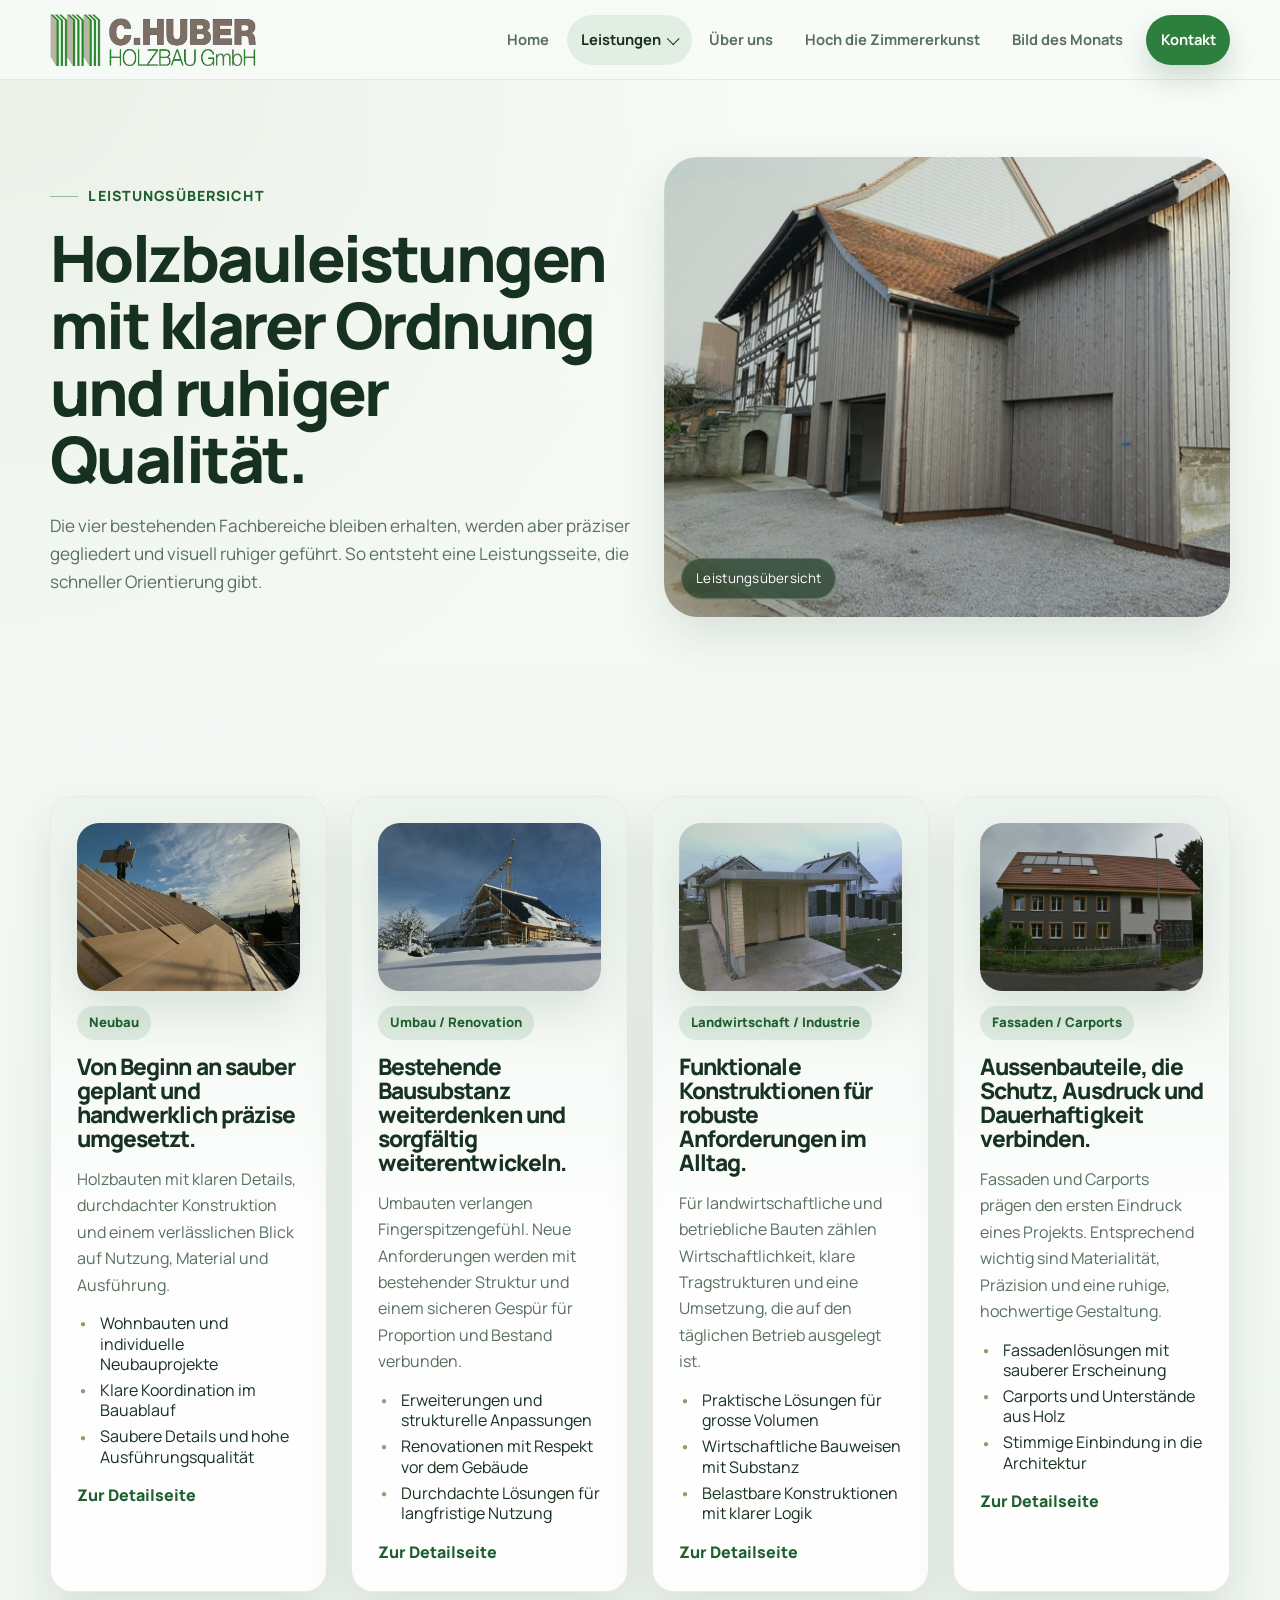
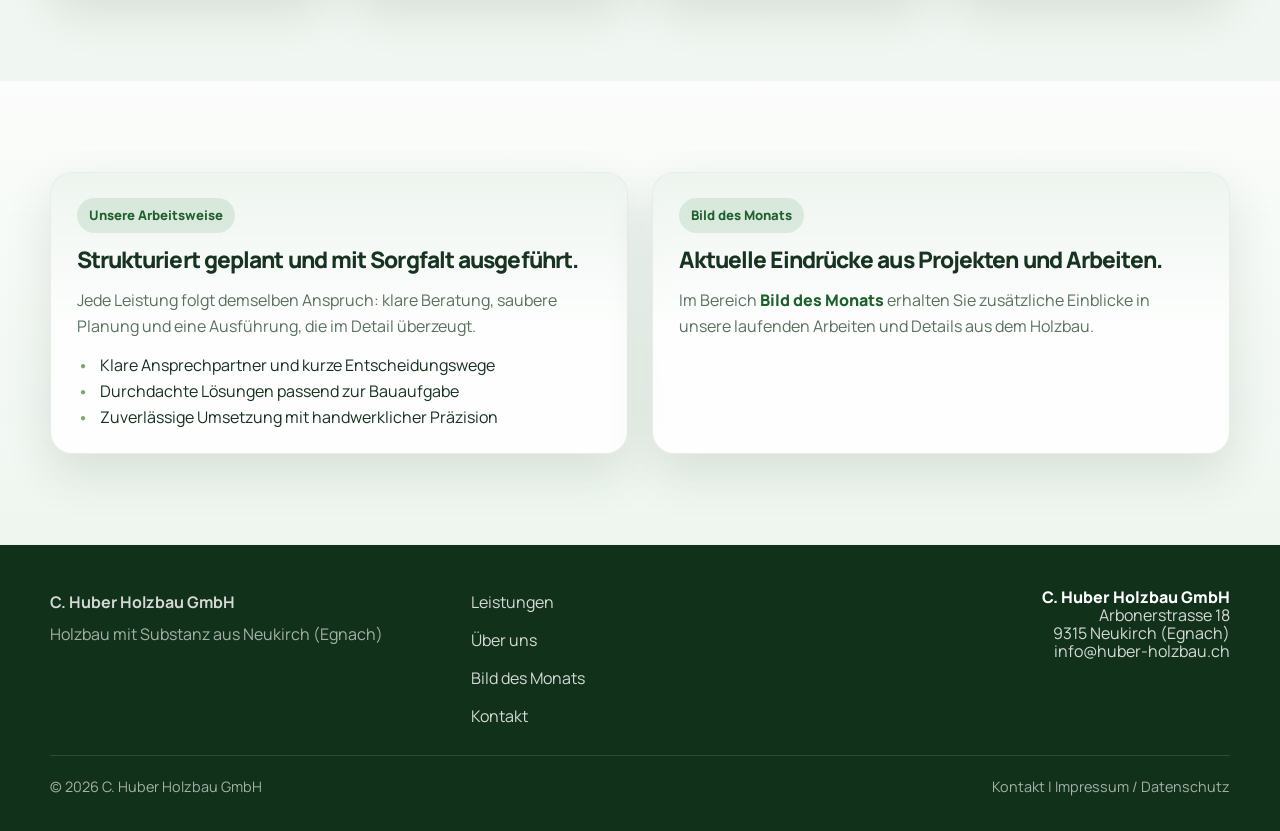
<file: leistungen.html>
<!DOCTYPE html>
<html lang="de">
<head>
  <meta charset="UTF-8">
  <meta name="viewport" content="width=device-width, initial-scale=1.0">
  <link rel="icon" type="image/png" href="assets/favicon-left.png">
  <link rel="shortcut icon" href="assets/favicon-left.png">
  <title>Leistungen | C. Huber Holzbau GmbH</title>
  <meta name="description" content="Leistungen von C. Huber Holzbau GmbH: Neubau, Umbau / Renovation, Landwirtschaft / Industrie sowie Fassaden / Carports.">
  <link rel="preconnect" href="https://fonts.googleapis.com">
  <link rel="preconnect" href="https://fonts.gstatic.com" crossorigin>
  <link href="https://fonts.googleapis.com/css2?family=Manrope:wght@400;500;600;700;800&display=swap" rel="stylesheet">
  <link rel="stylesheet" href="styles.css">
</head>
<body>
  <header class="site-header">
    <div class="container nav-shell">
      <a class="brand" href="index.html" aria-label="C. Huber Holzbau GmbH Startseite"><span class="brand-mark"></span><span class="brand-text"><strong>C. Huber Holzbau GmbH</strong><span>Holzbau aus Neukirch (Egnach)</span></span></a>
      <button class="nav-toggle" type="button" aria-label="Navigation öffnen" aria-expanded="false" data-nav-toggle><span></span><span></span><span></span></button>
      <nav class="site-nav" data-nav>
        <a href="index.html">Home</a>
        <div class="nav-item nav-item--submenu">
          <a class="active" href="leistungen.html">Leistungen</a>
          <div class="nav-dropdown">
            <a href="neubau.html">Neubau</a>
            <a href="umbau-renovation.html">Umbau / Renovation</a>
            <a href="landwirtschaft-industrie.html">Landwirtschaft / Industrie</a>
            <a href="fassaden-carports.html">Fassaden / Carports</a>
          </div>
        </div>
        <a href="ueber-uns.html">Über uns</a>
        <a href="index.html#zimmererkunst">Hoch die Zimmererkunst</a>
        <a href="bild-des-monats.html">Bild des Monats</a>
        <a class="nav-cta" href="kontakt.html">Kontakt</a>
      </nav>
    </div>
  </header>

  <main>
    <section class="page-hero">
      <div class="container page-hero-grid">
        <div class="page-hero-copy reveal">
          <span class="eyebrow">Leistungsübersicht</span>
          <h1>Holzbauleistungen mit klarer Ordnung und ruhiger Qualität.</h1>
          <p>Die vier bestehenden Fachbereiche bleiben erhalten, werden aber präziser gegliedert und visuell ruhiger geführt. So entsteht eine Leistungsseite, die schneller Orientierung gibt.</p>
        </div>
        <div class="page-hero-visual reveal" style="--image: url('assets/bild-maerz.jpeg');" data-label="Leistungsübersicht"></div>
      </div>
    </section>

    <section class="section">
      <div class="container services-grid">
        <article class="service-card reveal">
          <div class="service-media visual-no-label" style="--image: url('assets/bild-februar.jpg');"></div>
          <span class="card-topline">Neubau</span>
          <h3>Von Beginn an sauber geplant und handwerklich präzise umgesetzt.</h3>
          <p>Holzbauten mit klaren Details, durchdachter Konstruktion und einem verlässlichen Blick auf Nutzung, Material und Ausführung.</p>
          <ul class="service-points">
            <li>Wohnbauten und individuelle Neubauprojekte</li>
            <li>Klare Koordination im Bauablauf</li>
            <li>Saubere Details und hohe Ausführungsqualität</li>
          </ul>
          <a class="service-link" href="neubau.html">Zur Detailseite</a>
        </article>

        <article class="service-card reveal">
          <div class="service-media visual-no-label" style="--image: url('assets/bild-januar.jpg');"></div>
          <span class="card-topline">Umbau / Renovation</span>
          <h3>Bestehende Bausubstanz weiterdenken und sorgfältig weiterentwickeln.</h3>
          <p>Umbauten verlangen Fingerspitzengefühl. Neue Anforderungen werden mit bestehender Struktur und einem sicheren Gespür für Proportion und Bestand verbunden.</p>
          <ul class="service-points">
            <li>Erweiterungen und strukturelle Anpassungen</li>
            <li>Renovationen mit Respekt vor dem Gebäude</li>
            <li>Durchdachte Lösungen für langfristige Nutzung</li>
          </ul>
          <a class="service-link" href="umbau-renovation.html">Zur Detailseite</a>
        </article>

        <article class="service-card reveal">
          <div class="service-media visual-no-label" style="--image: url('assets/bild-dezember.jpeg');"></div>
          <span class="card-topline">Landwirtschaft / Industrie</span>
          <h3>Funktionale Konstruktionen für robuste Anforderungen im Alltag.</h3>
          <p>Für landwirtschaftliche und betriebliche Bauten zählen Wirtschaftlichkeit, klare Tragstrukturen und eine Umsetzung, die auf den täglichen Betrieb ausgelegt ist.</p>
          <ul class="service-points">
            <li>Praktische Lösungen für grosse Volumen</li>
            <li>Wirtschaftliche Bauweisen mit Substanz</li>
            <li>Belastbare Konstruktionen mit klarer Logik</li>
          </ul>
          <a class="service-link" href="landwirtschaft-industrie.html">Zur Detailseite</a>
        </article>

        <article class="service-card reveal">
          <div class="service-media visual-no-label" style="--image: url('assets/bild-november.jpg');"></div>
          <span class="card-topline">Fassaden / Carports</span>
          <h3>Aussenbauteile, die Schutz, Ausdruck und Dauerhaftigkeit verbinden.</h3>
          <p>Fassaden und Carports prägen den ersten Eindruck eines Projekts. Entsprechend wichtig sind Materialität, Präzision und eine ruhige, hochwertige Gestaltung.</p>
          <ul class="service-points">
            <li>Fassadenlösungen mit sauberer Erscheinung</li>
            <li>Carports und Unterstände aus Holz</li>
            <li>Stimmige Einbindung in die Architektur</li>
          </ul>
          <a class="service-link" href="fassaden-carports.html">Zur Detailseite</a>
        </article>
      </div>
    </section>

    <section class="section section-alt">
      <div class="container cards-2">
        <article class="process-card reveal">
          <span class="card-topline">Unsere Arbeitsweise</span>
          <h3>Strukturiert geplant und mit Sorgfalt ausgeführt.</h3>
          <p>Jede Leistung folgt demselben Anspruch: klare Beratung, saubere Planung und eine Ausführung, die im Detail überzeugt.</p>
          <ul class="mini-list">
            <li>Klare Ansprechpartner und kurze Entscheidungswege</li>
            <li>Durchdachte Lösungen passend zur Bauaufgabe</li>
            <li>Zuverlässige Umsetzung mit handwerklicher Präzision</li>
          </ul>
        </article>
        <article class="process-card reveal">
          <span class="card-topline">Bild des Monats</span>
          <h3>Aktuelle Eindrücke aus Projekten und Arbeiten.</h3>
          <p>Im Bereich <a class="text-link" href="bild-des-monats.html">Bild des Monats</a> erhalten Sie zusätzliche Einblicke in unsere laufenden Arbeiten und Details aus dem Holzbau.</p>
        </article>
      </div>
    </section>
  </main>

  <footer class="site-footer">
    <div class="container">
      <div class="footer-grid">
        <div><div class="footer-brand"><strong>C. Huber Holzbau GmbH</strong><span>Holzbau mit Substanz aus Neukirch (Egnach)</span></div></div>
        <div><ul class="footer-links"><li><a href="leistungen.html">Leistungen</a></li><li><a href="ueber-uns.html">Über uns</a></li><li><a href="bild-des-monats.html">Bild des Monats</a></li><li><a href="kontakt.html">Kontakt</a></li></ul></div>
        <div><ul class="footer-links footer-address"><li>C. Huber Holzbau GmbH</li><li>Arbonerstrasse 18</li><li>9315 Neukirch (Egnach)</li><li><a href="mailto:info@huber-holzbau.ch">info@huber-holzbau.ch</a></li></ul></div>
      </div>
      <div class="footer-bottom"><span>&copy; <span data-year></span> C. Huber Holzbau GmbH</span><span><a href="kontakt.html">Kontakt</a> | <a href="#">Impressum / Datenschutz</a></span></div>
    </div>
  </footer>

  <script src="script.js"></script>
</body>
</html>
</file>
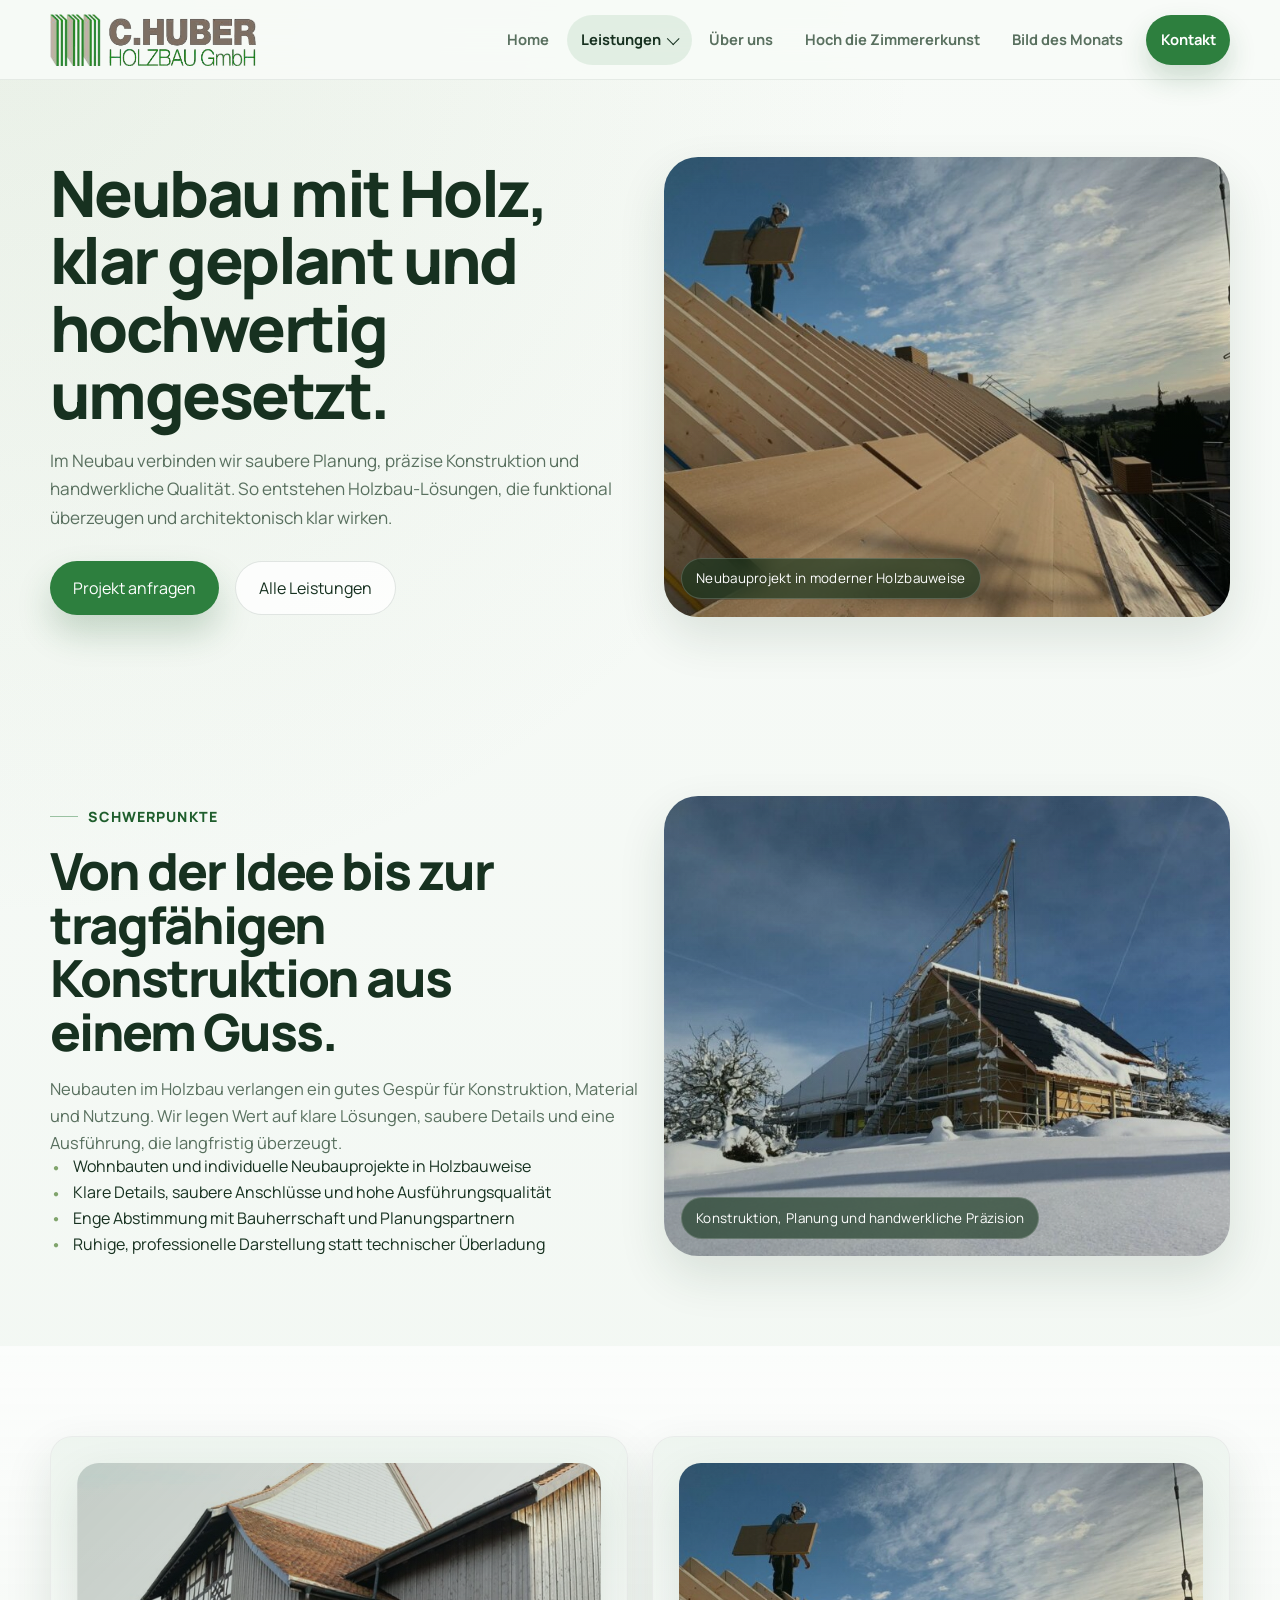
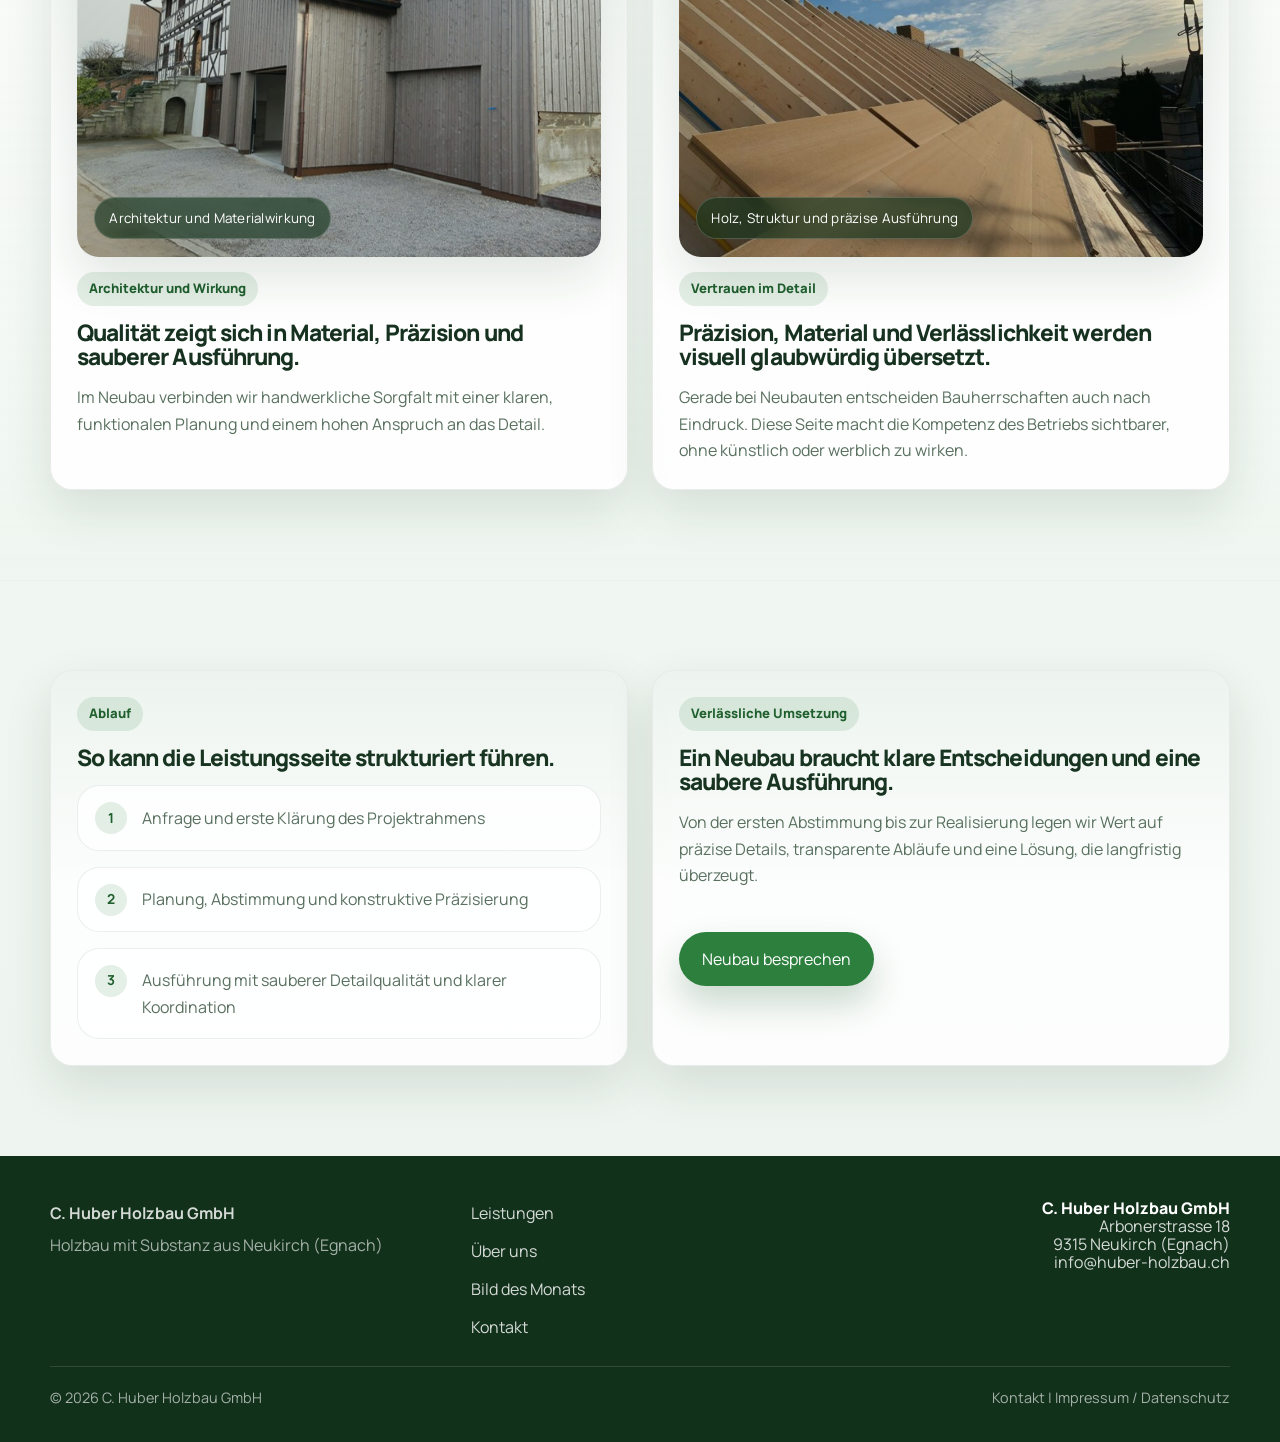
<file: neubau.html>
<!DOCTYPE html>
<html lang="de">
<head>
  <meta charset="UTF-8">
  <meta name="viewport" content="width=device-width, initial-scale=1.0">
  <link rel="icon" type="image/png" href="assets/favicon-left.png">
  <link rel="shortcut icon" href="assets/favicon-left.png">
  <title>Neubau | C. Huber Holzbau GmbH</title>
  <meta name="description" content="Neubau mit C. Huber Holzbau GmbH: hochwertige Holzbau-Lösungen mit klarer Planung, präziser Ausführung und starker Detailqualität.">
  <link rel="preconnect" href="https://fonts.googleapis.com">
  <link rel="preconnect" href="https://fonts.gstatic.com" crossorigin>
  <link href="https://fonts.googleapis.com/css2?family=Manrope:wght@400;500;600;700;800&display=swap" rel="stylesheet">
  <link rel="stylesheet" href="styles.css">
</head>
<body>
  <header class="site-header">
    <div class="container nav-shell">
      <a class="brand" href="index.html" aria-label="C. Huber Holzbau GmbH Startseite"><span class="brand-mark"></span><span class="brand-text"><strong>C. Huber Holzbau GmbH</strong><span>Holzbau aus Neukirch (Egnach)</span></span></a>
      <button class="nav-toggle" type="button" aria-label="Navigation öffnen" aria-expanded="false" data-nav-toggle><span></span><span></span><span></span></button>
      <nav class="site-nav" data-nav>
        <a href="index.html">Home</a>
        <div class="nav-item nav-item--submenu">
          <a class="active" href="leistungen.html">Leistungen</a>
          <div class="nav-dropdown">
            <a class="active" href="neubau.html">Neubau</a>
            <a href="umbau-renovation.html">Umbau / Renovation</a>
            <a href="landwirtschaft-industrie.html">Landwirtschaft / Industrie</a>
            <a href="fassaden-carports.html">Fassaden / Carports</a>
          </div>
        </div>
        <a href="ueber-uns.html">Über uns</a>
        <a href="index.html#zimmererkunst">Hoch die Zimmererkunst</a>
        <a href="bild-des-monats.html">Bild des Monats</a>
        <a class="nav-cta" href="kontakt.html">Kontakt</a>
      </nav>
    </div>
  </header>

  <main>
    <section class="page-hero">
      <div class="container page-hero-grid">
        <div class="page-hero-copy reveal">
          <h1>Neubau mit Holz, klar geplant und hochwertig umgesetzt.</h1>
          <p>Im Neubau verbinden wir saubere Planung, präzise Konstruktion und handwerkliche Qualität. So entstehen Holzbau-Lösungen, die funktional überzeugen und architektonisch klar wirken.</p>
          <div class="hero-actions">
            <a class="button button-primary" href="kontakt.html">Projekt anfragen</a>
            <a class="button button-secondary" href="leistungen.html">Alle Leistungen</a>
          </div>
        </div>
        <div class="page-hero-visual reveal" style="--image: url('assets/bild-februar.jpg');" data-label="Neubauprojekt in moderner Holzbauweise"></div>
      </div>
    </section>

    <section class="section">
      <div class="container service-detail-grid">
        <div class="reveal">
          <span class="page-kicker">Schwerpunkte</span>
          <h2 class="section-title">Von der Idee bis zur tragfähigen Konstruktion aus einem Guss.</h2>
          <p class="section-intro">Neubauten im Holzbau verlangen ein gutes Gespür für Konstruktion, Material und Nutzung. Wir legen Wert auf klare Lösungen, saubere Details und eine Ausführung, die langfristig überzeugt.</p>
          <ul class="check-list">
            <li>Wohnbauten und individuelle Neubauprojekte in Holzbauweise</li>
            <li>Klare Details, saubere Anschlüsse und hohe Ausführungsqualität</li>
            <li>Enge Abstimmung mit Bauherrschaft und Planungspartnern</li>
            <li>Ruhige, professionelle Darstellung statt technischer Überladung</li>
          </ul>
        </div>
        <div class="service-visual reveal" style="--image: url('assets/bild-januar.jpg');" data-label="Konstruktion, Planung und handwerkliche Präzision"></div>
      </div>
    </section>

    <section class="section section-alt">
      <div class="container project-grid">
        <article class="project-card reveal">
          <div class="project-visual" style="--image: url('assets/bild-maerz.jpeg');" data-label="Architektur und Materialwirkung"></div>
          <span class="card-topline">Architektur und Wirkung</span>
          <h3>Qualität zeigt sich in Material, Präzision und sauberer Ausführung.</h3>
          <p>Im Neubau verbinden wir handwerkliche Sorgfalt mit einer klaren, funktionalen Planung und einem hohen Anspruch an das Detail.</p>
        </article>
        <article class="project-card reveal">
          <div class="project-visual" style="--image: url('assets/bild-februar.jpg');" data-label="Holz, Struktur und präzise Ausführung"></div>
          <span class="card-topline">Vertrauen im Detail</span>
          <h3>Präzision, Material und Verlässlichkeit werden visuell glaubwürdig übersetzt.</h3>
          <p>Gerade bei Neubauten entscheiden Bauherrschaften auch nach Eindruck. Diese Seite macht die Kompetenz des Betriebs sichtbarer, ohne künstlich oder werblich zu wirken.</p>
        </article>
      </div>
    </section>

    <section class="section">
      <div class="container cards-2">
        <article class="process-card reveal">
          <span class="card-topline">Ablauf</span>
          <h3>So kann die Leistungsseite strukturiert führen.</h3>
          <ul class="timeline">
            <li><strong>1</strong>Anfrage und erste Klärung des Projektrahmens</li>
            <li><strong>2</strong>Planung, Abstimmung und konstruktive Präzisierung</li>
            <li><strong>3</strong>Ausführung mit sauberer Detailqualität und klarer Koordination</li>
          </ul>
        </article>
        <article class="process-card reveal">
          <span class="card-topline">Verlässliche Umsetzung</span>
          <h3>Ein Neubau braucht klare Entscheidungen und eine saubere Ausführung.</h3>
          <p>Von der ersten Abstimmung bis zur Realisierung legen wir Wert auf präzise Details, transparente Abläufe und eine Lösung, die langfristig überzeugt.</p>
          <div class="hero-actions">
            <a class="button button-primary" href="kontakt.html">Neubau besprechen</a>
          </div>
        </article>
      </div>
    </section>
  </main>

  <footer class="site-footer">
    <div class="container">
      <div class="footer-grid">
        <div><div class="footer-brand"><strong>C. Huber Holzbau GmbH</strong><span>Holzbau mit Substanz aus Neukirch (Egnach)</span></div></div>
        <div><ul class="footer-links"><li><a href="leistungen.html">Leistungen</a></li><li><a href="ueber-uns.html">Über uns</a></li><li><a href="bild-des-monats.html">Bild des Monats</a></li><li><a href="kontakt.html">Kontakt</a></li></ul></div>
        <div><ul class="footer-links footer-address"><li>C. Huber Holzbau GmbH</li><li>Arbonerstrasse 18</li><li>9315 Neukirch (Egnach)</li><li><a href="mailto:info@huber-holzbau.ch">info@huber-holzbau.ch</a></li></ul></div>
      </div>
      <div class="footer-bottom"><span>&copy; <span data-year></span> C. Huber Holzbau GmbH</span><span><a href="kontakt.html">Kontakt</a> | <a href="#">Impressum / Datenschutz</a></span></div>
    </div>
  </footer>

  <script src="script.js"></script>
</body>
</html>
</file>
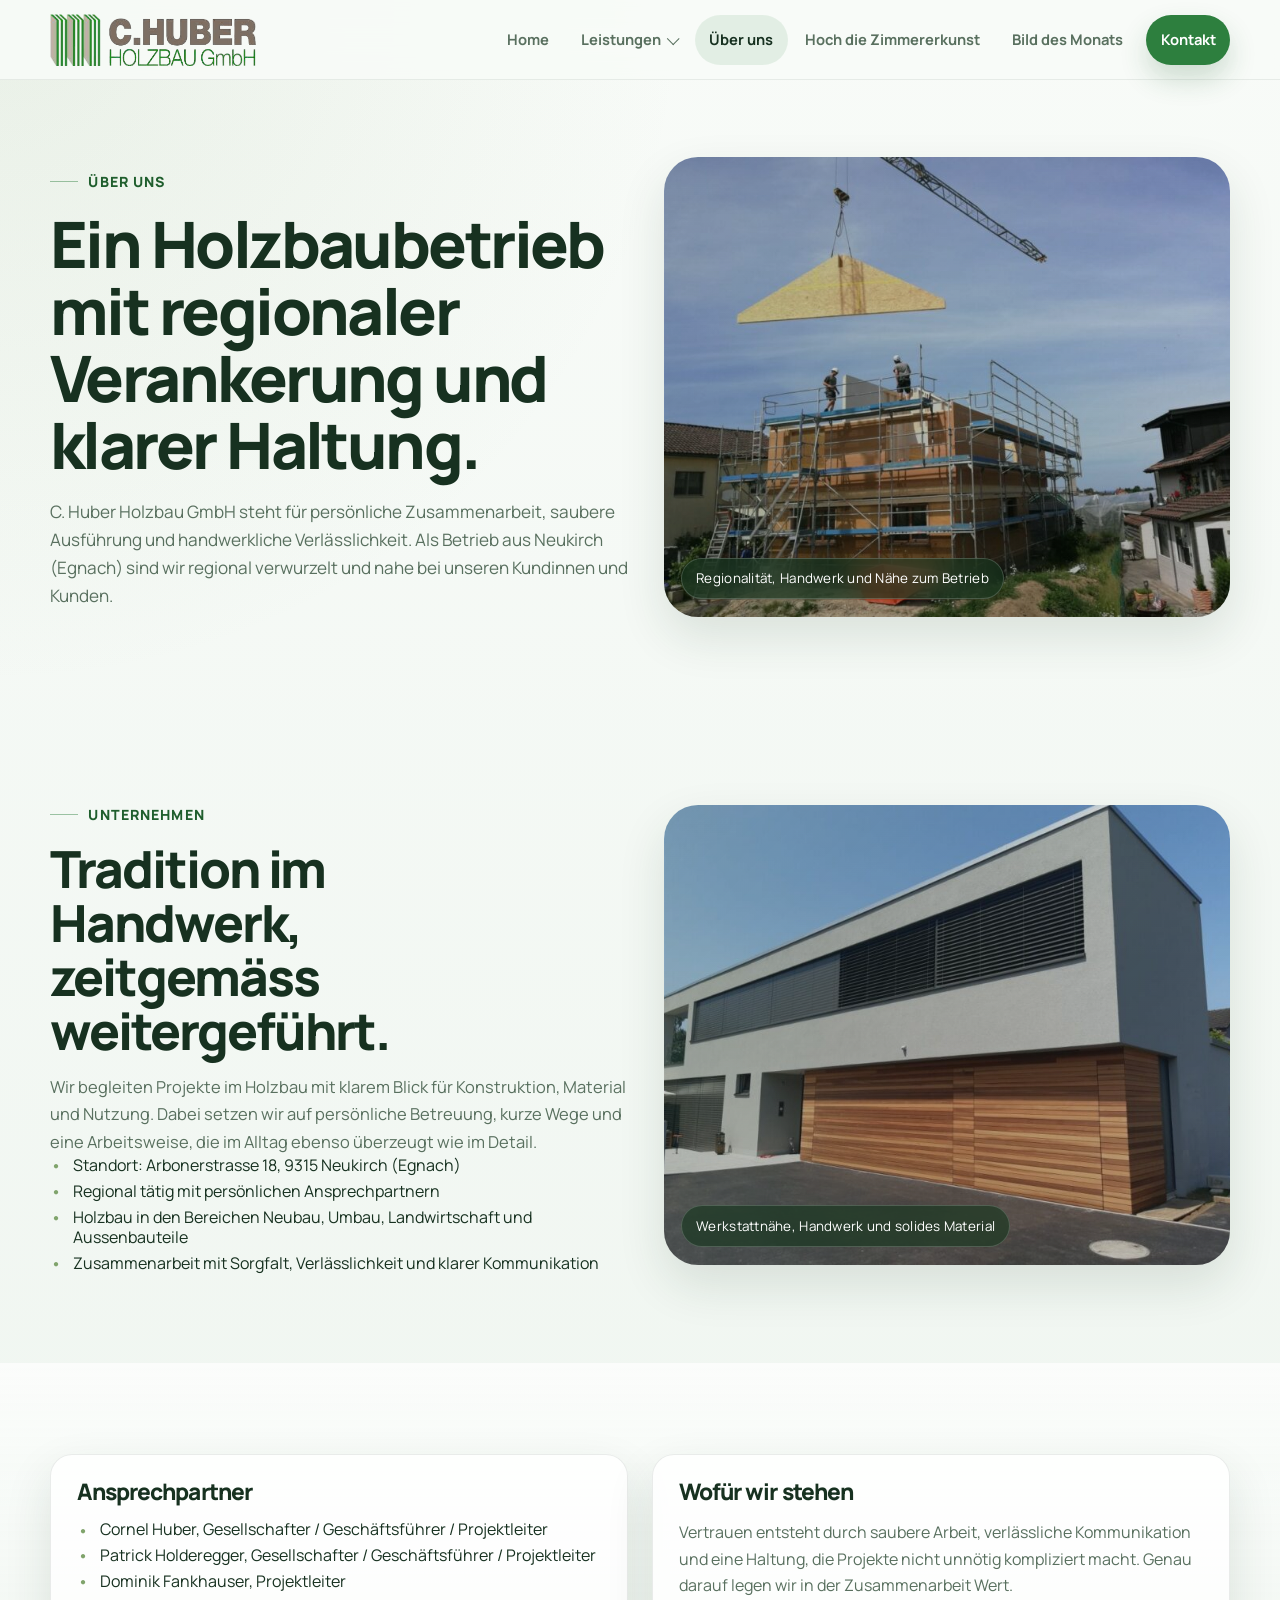
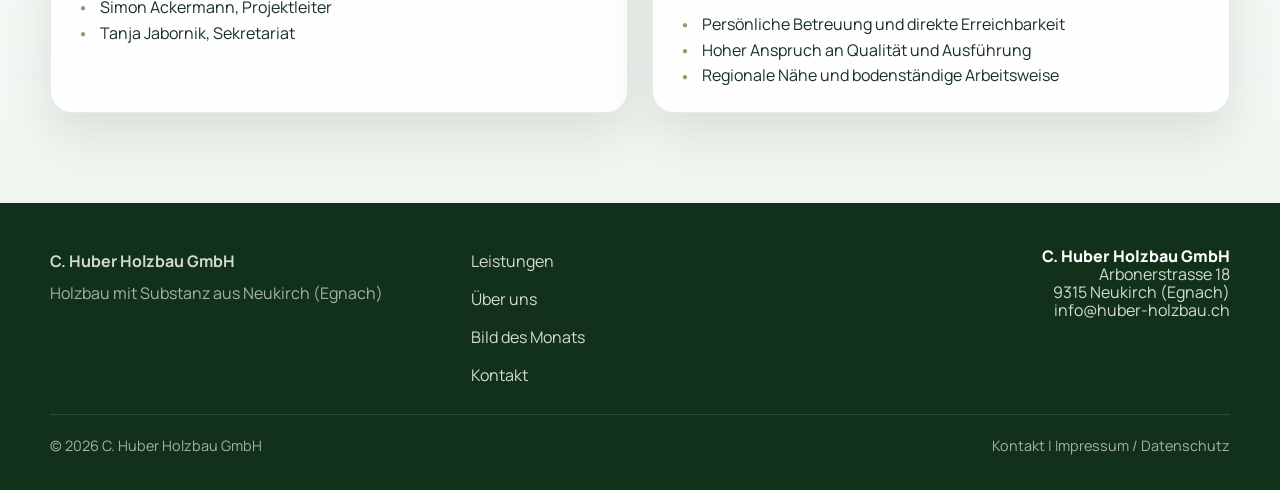
<file: ueber-uns.html>
<!DOCTYPE html>
<html lang="de">
<head>
  <meta charset="UTF-8">
  <meta name="viewport" content="width=device-width, initial-scale=1.0">
  <link rel="icon" type="image/png" href="assets/favicon-left.png">
  <link rel="shortcut icon" href="assets/favicon-left.png">
  <title>Über uns | C. Huber Holzbau GmbH</title>
  <meta name="description" content="Über C. Huber Holzbau GmbH in Neukirch (Egnach): regional, persönlich und handwerklich verankert.">
  <link rel="preconnect" href="https://fonts.googleapis.com">
  <link rel="preconnect" href="https://fonts.gstatic.com" crossorigin>
  <link href="https://fonts.googleapis.com/css2?family=Manrope:wght@400;500;600;700;800&display=swap" rel="stylesheet">
  <link rel="stylesheet" href="styles.css">
</head>
<body>
  <header class="site-header">
    <div class="container nav-shell">
      <a class="brand" href="index.html" aria-label="C. Huber Holzbau GmbH Startseite"><span class="brand-mark"></span><span class="brand-text"><strong>C. Huber Holzbau GmbH</strong><span>Holzbau aus Neukirch (Egnach)</span></span></a>
      <button class="nav-toggle" type="button" aria-label="Navigation öffnen" aria-expanded="false" data-nav-toggle><span></span><span></span><span></span></button>
      <nav class="site-nav" data-nav>
        <a href="index.html">Home</a>
        <div class="nav-item nav-item--submenu">
          <a href="leistungen.html">Leistungen</a>
          <div class="nav-dropdown">
            <a href="neubau.html">Neubau</a>
            <a href="umbau-renovation.html">Umbau / Renovation</a>
            <a href="landwirtschaft-industrie.html">Landwirtschaft / Industrie</a>
            <a href="fassaden-carports.html">Fassaden / Carports</a>
          </div>
        </div>
        <a class="active" href="ueber-uns.html">Über uns</a>
        <a href="index.html#zimmererkunst">Hoch die Zimmererkunst</a>
        <a href="bild-des-monats.html">Bild des Monats</a>
        <a class="nav-cta" href="kontakt.html">Kontakt</a>
      </nav>
    </div>
  </header>

  <main>
    <section class="page-hero">
      <div class="container page-hero-grid">
        <div class="page-hero-copy reveal">
          <span class="eyebrow">Über uns</span>
          <h1>Ein Holzbaubetrieb mit regionaler Verankerung und klarer Haltung.</h1>
          <p>C. Huber Holzbau GmbH steht für persönliche Zusammenarbeit, saubere Ausführung und handwerkliche Verlässlichkeit. Als Betrieb aus Neukirch (Egnach) sind wir regional verwurzelt und nahe bei unseren Kundinnen und Kunden.</p>
        </div>
        <div class="page-hero-visual reveal" style="--image: url('assets/bild-juni.jpeg');" data-label="Regionalität, Handwerk und Nähe zum Betrieb"></div>
      </div>
    </section>

    <section class="section">
      <div class="container story-grid">
        <div class="reveal">
          <span class="page-kicker">Unternehmen</span>
          <h2 class="section-title">Tradition im Handwerk, zeitgemäss weitergeführt.</h2>
          <p class="section-intro">Wir begleiten Projekte im Holzbau mit klarem Blick für Konstruktion, Material und Nutzung. Dabei setzen wir auf persönliche Betreuung, kurze Wege und eine Arbeitsweise, die im Alltag ebenso überzeugt wie im Detail.</p>
          <ul class="check-list">
            <li>Standort: Arbonerstrasse 18, 9315 Neukirch (Egnach)</li>
            <li>Regional tätig mit persönlichen Ansprechpartnern</li>
            <li>Holzbau in den Bereichen Neubau, Umbau, Landwirtschaft und Aussenbauteile</li>
            <li>Zusammenarbeit mit Sorgfalt, Verlässlichkeit und klarer Kommunikation</li>
          </ul>
        </div>
        <div class="about-visual reveal" style="--image: url('assets/bild-juli.jpg');" data-label="Werkstattnähe, Handwerk und solides Material"></div>
      </div>
    </section>

    <section class="section section-alt">
      <div class="container cards-2">
        <article class="panel reveal">
          <h3>Ansprechpartner</h3>
          <ul class="contact-list">
            <li>Cornel Huber, Gesellschafter / Geschäftsführer / Projektleiter</li>
            <li>Patrick Holderegger, Gesellschafter / Geschäftsführer / Projektleiter</li>
            <li>Dominik Fankhauser, Projektleiter</li>
            <li>Simon Ackermann, Projektleiter</li>
            <li>Tanja Jabornik, Sekretariat</li>
          </ul>
        </article>
        <article class="panel reveal">
          <h3>Wofür wir stehen</h3>
          <p>Vertrauen entsteht durch saubere Arbeit, verlässliche Kommunikation und eine Haltung, die Projekte nicht unnötig kompliziert macht. Genau darauf legen wir in der Zusammenarbeit Wert.</p>
          <ul class="check-list">
            <li>Persönliche Betreuung und direkte Erreichbarkeit</li>
            <li>Hoher Anspruch an Qualität und Ausführung</li>
            <li>Regionale Nähe und bodenständige Arbeitsweise</li>
          </ul>
        </article>
      </div>
    </section>
  </main>

  <footer class="site-footer">
    <div class="container">
      <div class="footer-grid">
        <div><div class="footer-brand"><strong>C. Huber Holzbau GmbH</strong><span>Holzbau mit Substanz aus Neukirch (Egnach)</span></div></div>
        <div><ul class="footer-links"><li><a href="leistungen.html">Leistungen</a></li><li><a href="ueber-uns.html">Über uns</a></li><li><a href="bild-des-monats.html">Bild des Monats</a></li><li><a href="kontakt.html">Kontakt</a></li></ul></div>
        <div><ul class="footer-links footer-address"><li>C. Huber Holzbau GmbH</li><li>Arbonerstrasse 18</li><li>9315 Neukirch (Egnach)</li><li><a href="mailto:info@huber-holzbau.ch">info@huber-holzbau.ch</a></li></ul></div>
      </div>
      <div class="footer-bottom"><span>&copy; <span data-year></span> C. Huber Holzbau GmbH</span><span><a href="kontakt.html">Kontakt</a> | <a href="#">Impressum / Datenschutz</a></span></div>
    </div>
  </footer>

  <script src="script.js"></script>
</body>
</html>
</file>
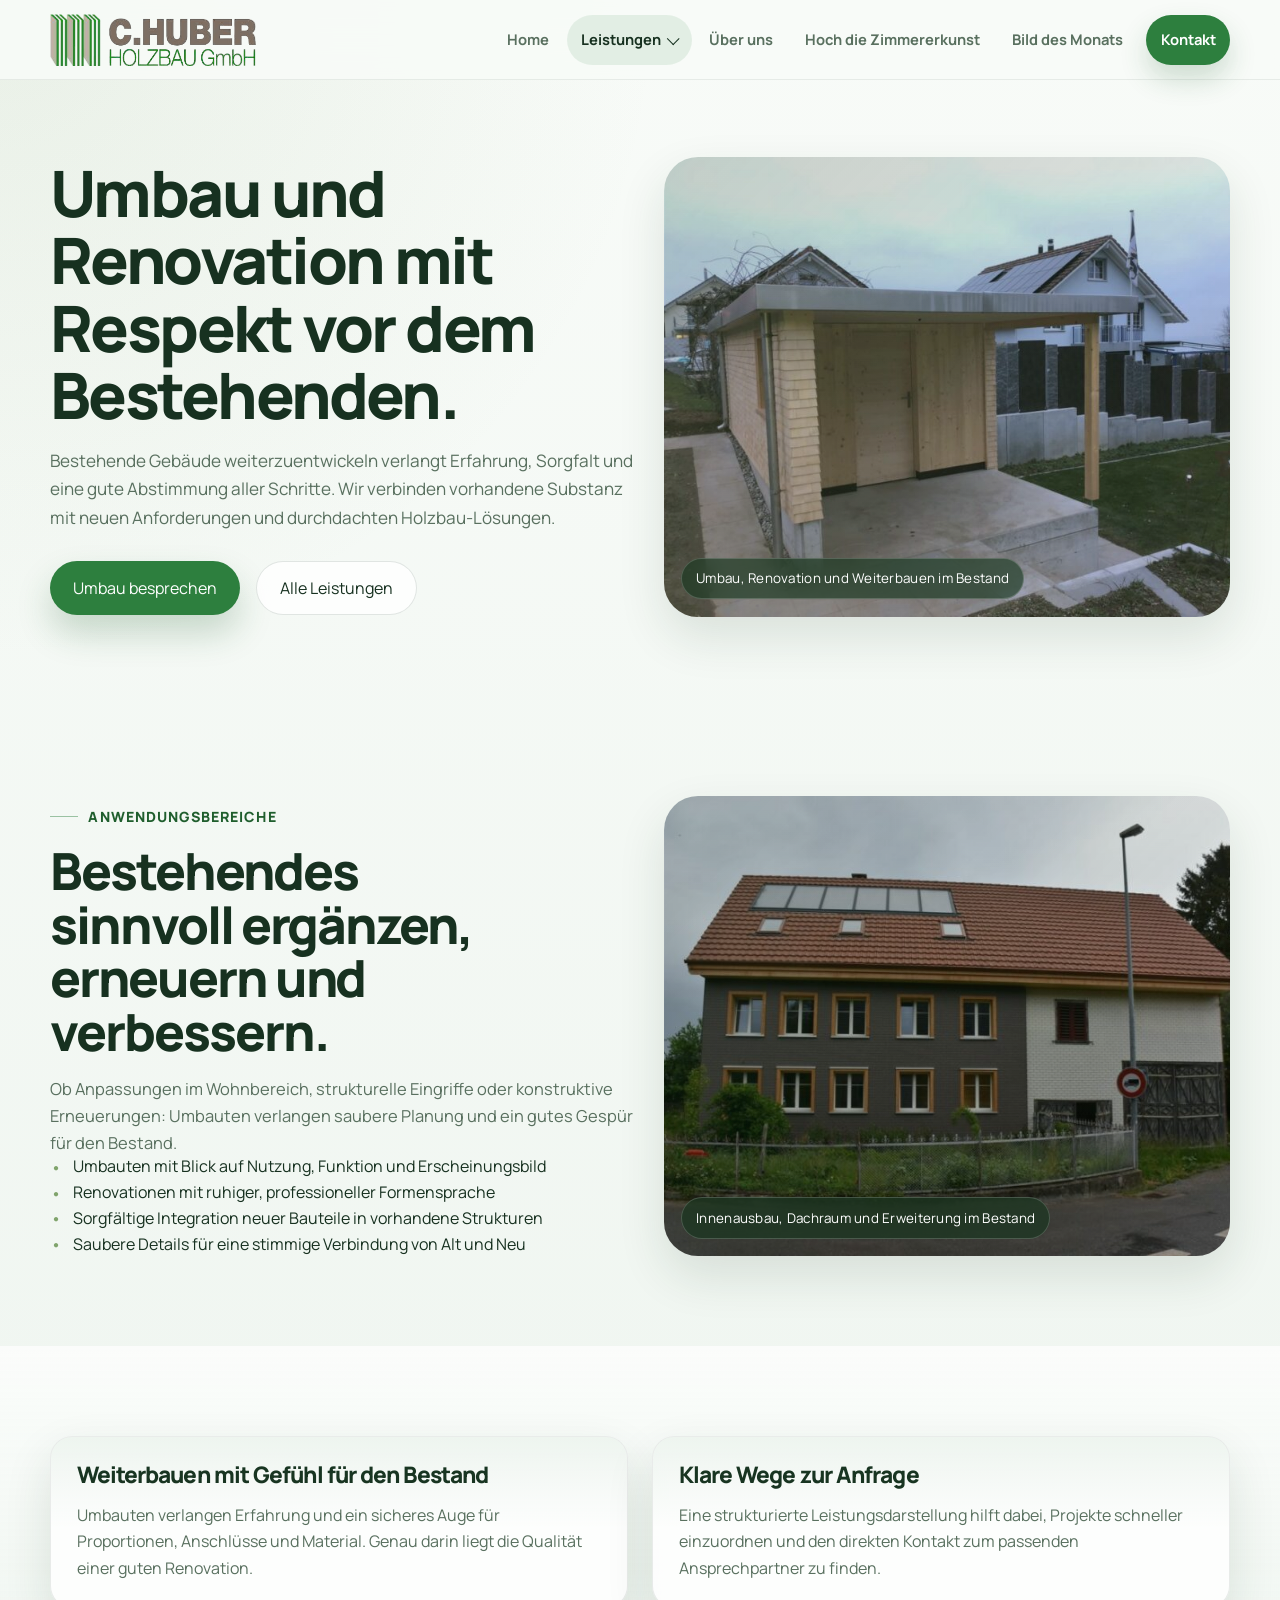
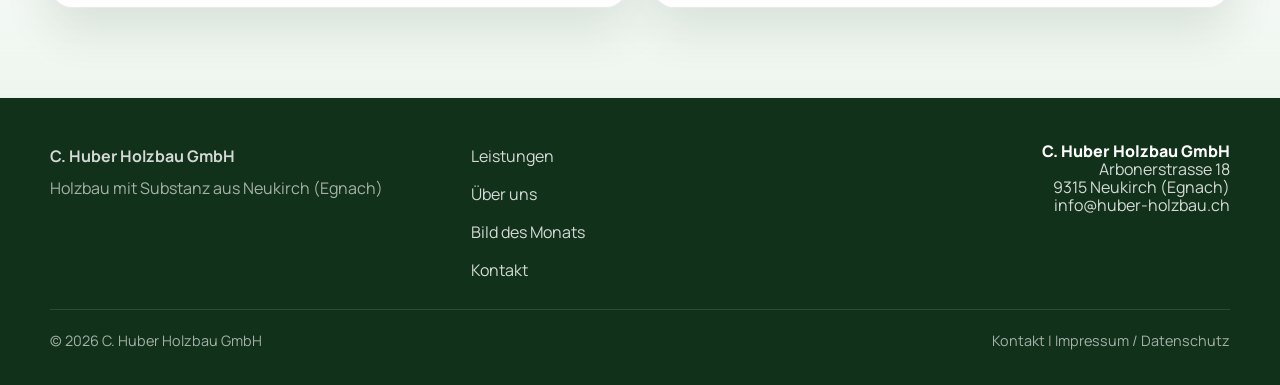
<file: umbau-renovation.html>
<!DOCTYPE html>
<html lang="de">
<head>
  <meta charset="UTF-8">
  <meta name="viewport" content="width=device-width, initial-scale=1.0">
  <link rel="icon" type="image/png" href="assets/favicon-left.png">
  <link rel="shortcut icon" href="assets/favicon-left.png">
  <title>Umbau / Renovation | C. Huber Holzbau GmbH</title>
  <meta name="description" content="Umbau und Renovation mit C. Huber Holzbau GmbH: bestehende Bausubstanz sorgfältig weiterentwickeln.">
  <link rel="preconnect" href="https://fonts.googleapis.com">
  <link rel="preconnect" href="https://fonts.gstatic.com" crossorigin>
  <link href="https://fonts.googleapis.com/css2?family=Manrope:wght@400;500;600;700;800&display=swap" rel="stylesheet">
  <link rel="stylesheet" href="styles.css">
</head>
<body>
  <header class="site-header">
    <div class="container nav-shell">
      <a class="brand" href="index.html" aria-label="C. Huber Holzbau GmbH Startseite"><span class="brand-mark"></span><span class="brand-text"><strong>C. Huber Holzbau GmbH</strong><span>Holzbau aus Neukirch (Egnach)</span></span></a>
      <button class="nav-toggle" type="button" aria-label="Navigation öffnen" aria-expanded="false" data-nav-toggle><span></span><span></span><span></span></button>
      <nav class="site-nav" data-nav>
        <a href="index.html">Home</a>
        <div class="nav-item nav-item--submenu">
          <a class="active" href="leistungen.html">Leistungen</a>
          <div class="nav-dropdown">
            <a href="neubau.html">Neubau</a>
            <a class="active" href="umbau-renovation.html">Umbau / Renovation</a>
            <a href="landwirtschaft-industrie.html">Landwirtschaft / Industrie</a>
            <a href="fassaden-carports.html">Fassaden / Carports</a>
          </div>
        </div>
        <a href="ueber-uns.html">Über uns</a>
        <a href="index.html#zimmererkunst">Hoch die Zimmererkunst</a>
        <a href="bild-des-monats.html">Bild des Monats</a>
        <a class="nav-cta" href="kontakt.html">Kontakt</a>
      </nav>
    </div>
  </header>

  <main>
    <section class="page-hero">
      <div class="container page-hero-grid">
        <div class="page-hero-copy reveal">
          <h1>Umbau und Renovation mit Respekt vor dem Bestehenden.</h1>
          <p>Bestehende Gebäude weiterzuentwickeln verlangt Erfahrung, Sorgfalt und eine gute Abstimmung aller Schritte. Wir verbinden vorhandene Substanz mit neuen Anforderungen und durchdachten Holzbau-Lösungen.</p>
          <div class="hero-actions"><a class="button button-primary" href="kontakt.html">Umbau besprechen</a><a class="button button-secondary" href="leistungen.html">Alle Leistungen</a></div>
        </div>
        <div class="page-hero-visual reveal" style="--image: url('assets/bild-dezember.jpeg');" data-label="Umbau, Renovation und Weiterbauen im Bestand"></div>
      </div>
    </section>

    <section class="section">
      <div class="container service-detail-grid">
        <div class="reveal">
          <span class="page-kicker">Anwendungsbereiche</span>
          <h2 class="section-title">Bestehendes sinnvoll ergänzen, erneuern und verbessern.</h2>
          <p class="section-intro">Ob Anpassungen im Wohnbereich, strukturelle Eingriffe oder konstruktive Erneuerungen: Umbauten verlangen saubere Planung und ein gutes Gespür für den Bestand.</p>
          <ul class="check-list">
            <li>Umbauten mit Blick auf Nutzung, Funktion und Erscheinungsbild</li>
            <li>Renovationen mit ruhiger, professioneller Formensprache</li>
            <li>Sorgfältige Integration neuer Bauteile in vorhandene Strukturen</li>
            <li>Saubere Details für eine stimmige Verbindung von Alt und Neu</li>
          </ul>
        </div>
        <div class="service-visual reveal" style="--image: url('assets/bild-november.jpg');" data-label="Innenausbau, Dachraum und Erweiterung im Bestand"></div>
      </div>
    </section>

    <section class="section section-alt">
      <div class="container cards-2">
        <article class="highlight-card reveal"><h3>Weiterbauen mit Gefühl für den Bestand</h3><p>Umbauten verlangen Erfahrung und ein sicheres Auge für Proportionen, Anschlüsse und Material. Genau darin liegt die Qualität einer guten Renovation.</p></article>
        <article class="highlight-card reveal"><h3>Klare Wege zur Anfrage</h3><p>Eine strukturierte Leistungsdarstellung hilft dabei, Projekte schneller einzuordnen und den direkten Kontakt zum passenden Ansprechpartner zu finden.</p></article>
      </div>
    </section>
  </main>

  <footer class="site-footer">
    <div class="container">
      <div class="footer-grid">
        <div><div class="footer-brand"><strong>C. Huber Holzbau GmbH</strong><span>Holzbau mit Substanz aus Neukirch (Egnach)</span></div></div>
        <div><ul class="footer-links"><li><a href="leistungen.html">Leistungen</a></li><li><a href="ueber-uns.html">Über uns</a></li><li><a href="bild-des-monats.html">Bild des Monats</a></li><li><a href="kontakt.html">Kontakt</a></li></ul></div>
        <div><ul class="footer-links footer-address"><li>C. Huber Holzbau GmbH</li><li>Arbonerstrasse 18</li><li>9315 Neukirch (Egnach)</li><li><a href="mailto:info@huber-holzbau.ch">info@huber-holzbau.ch</a></li></ul></div>
      </div>
      <div class="footer-bottom"><span>&copy; <span data-year></span> C. Huber Holzbau GmbH</span><span><a href="kontakt.html">Kontakt</a> | <a href="#">Impressum / Datenschutz</a></span></div>
    </div>
  </footer>

  <script src="script.js"></script>
</body>
</html>
</file>
<file: styles.css>
:root {
  --bg: #edf4ee;
  --bg-soft: #f7faf7;
  --surface: rgba(255, 255, 255, 0.9);
  --surface-strong: #ffffff;
  --surface-dark: #15361e;
  --text: #173120;
  --muted: #59705f;
  --line: rgba(23, 49, 32, 0.12);
  --line-strong: rgba(23, 49, 32, 0.22);
  --primary: #2d7f3e;
  --primary-deep: #1f5e2d;
  --accent: #80a46c;
  --accent-soft: rgba(45, 127, 62, 0.12);
  --shadow: 0 20px 48px rgba(21, 54, 30, 0.12);
  --radius-xl: 34px;
  --radius-lg: 28px;
  --radius-md: 22px;
  --radius-sm: 14px;
  --container: min(1180px, calc(100vw - 2rem));
  --section-space: clamp(4rem, 7vw, 6.5rem);
}

* {
  box-sizing: border-box;
}

html {
  scroll-behavior: smooth;
}

body {
  margin: 0;
  font-family: "Manrope", "Segoe UI", sans-serif;
  color: var(--text);
  background:
    radial-gradient(circle at top left, rgba(128, 164, 108, 0.12), transparent 28%),
    linear-gradient(180deg, #f8fbf8 0%, var(--bg) 100%);
  line-height: 1.65;
}

a {
  color: inherit;
  text-decoration: none;
}

img {
  display: block;
  max-width: 100%;
}

p,
ul,
figure {
  margin: 0;
}

h1,
h2,
h3,
h4 {
  margin: 0;
  font-weight: 800;
  letter-spacing: -0.04em;
  line-height: 1.05;
}

.container {
  width: var(--container);
  margin: 0 auto;
}

.section {
  padding: var(--section-space) 0;
}

.section-alt {
  background: linear-gradient(180deg, rgba(255, 255, 255, 0.7), rgba(239, 246, 240, 0.9));
  border-top: 1px solid rgba(255, 255, 255, 0.75);
  border-bottom: 1px solid rgba(23, 49, 32, 0.06);
}

.section-title {
  max-width: 13ch;
  font-size: clamp(2.2rem, 4vw, 3.8rem);
}

.section-intro {
  max-width: 62ch;
  margin-top: 1rem;
  color: var(--muted);
  font-size: 1.03rem;
}

.eyebrow,
.page-kicker {
  display: inline-flex;
  align-items: center;
  gap: 0.65rem;
  margin-bottom: 1rem;
  color: var(--primary-deep);
  font-size: 0.88rem;
  font-weight: 800;
  letter-spacing: 0.08em;
  text-transform: uppercase;
}

.eyebrow::before,
.page-kicker::before {
  content: "";
  width: 28px;
  height: 1px;
  background: rgba(45, 127, 62, 0.45);
}

.site-header {
  position: sticky;
  top: 0;
  z-index: 50;
  padding: 0.85rem 0;
  background: rgba(248, 251, 248, 0.9);
  border-bottom: 1px solid rgba(23, 49, 32, 0.08);
  backdrop-filter: blur(20px);
}

.nav-shell {
  display: flex;
  align-items: center;
  justify-content: space-between;
  gap: 1rem;
}

.brand {
  flex: 0 0 auto;
  display: inline-flex;
  align-items: center;
}

.brand-mark {
  width: 206px;
  height: 52px;
  background: center / contain no-repeat url("assets/logo_webseite.png");
}

.brand-text {
  display: none;
}

.nav-toggle {
  display: none;
  border: 0;
  border-radius: 14px;
  background: var(--surface-strong);
  padding: 0.8rem;
  box-shadow: var(--shadow);
}

.nav-toggle span {
  display: block;
  width: 22px;
  height: 2px;
  background: var(--text);
}

.nav-toggle span + span {
  margin-top: 5px;
}

.site-nav {
  display: flex;
  align-items: center;
  gap: 0.2rem;
  flex-wrap: nowrap;
}

.site-nav a,
.site-nav .nav-item > a {
  padding: 0.8rem 0.9rem;
  border-radius: 999px;
  color: var(--muted);
  font-size: 0.92rem;
  font-weight: 700;
  white-space: nowrap;
  transition: background 0.2s ease, color 0.2s ease, transform 0.2s ease;
}

.site-nav a:hover,
.site-nav a:focus-visible,
.site-nav .nav-item > a:hover,
.site-nav .nav-item > a:focus-visible,
.site-nav a.active {
  color: var(--text);
  background: rgba(45, 127, 62, 0.1);
}

.site-nav .nav-item > a.active {
  color: var(--text);
  background: rgba(45, 127, 62, 0.1);
}

.nav-item {
  position: relative;
}

.nav-item--submenu::after {
  content: "";
  position: absolute;
  left: 0;
  right: 0;
  top: 100%;
  height: 0.9rem;
}

.nav-item--submenu > a {
  display: inline-flex;
  align-items: center;
  gap: 0.45rem;
}

.nav-item--submenu > a::after {
  content: "";
  width: 0.5rem;
  height: 0.5rem;
  border-right: 1.5px solid currentColor;
  border-bottom: 1.5px solid currentColor;
  transform: rotate(45deg) translateY(-1px);
  transition: transform 0.2s ease;
}

.nav-item--submenu:hover > a::after,
.nav-item--submenu:focus-within > a::after,
.nav-item--submenu.is-open > a::after {
  transform: rotate(225deg) translateY(-1px);
}

.nav-dropdown {
  position: absolute;
  top: calc(100% + 0.18rem);
  left: 0;
  min-width: 260px;
  display: grid;
  gap: 0.15rem;
  padding: 0.55rem;
  border: 1px solid rgba(23, 49, 32, 0.08);
  border-radius: 24px;
  background: rgba(248, 251, 248, 0.98);
  box-shadow: var(--shadow);
  opacity: 0;
  pointer-events: none;
  transform: translateY(12px);
  transition: opacity 0.2s ease, transform 0.2s ease;
}

.nav-item--submenu:hover .nav-dropdown,
.nav-item--submenu:focus-within .nav-dropdown,
.nav-item--submenu.is-open .nav-dropdown {
  opacity: 1;
  pointer-events: auto;
  transform: translateY(0);
}

.nav-dropdown a {
  display: block;
  padding: 0.85rem 1rem;
  border-radius: 18px;
  color: var(--text);
  font-size: 0.92rem;
  white-space: normal;
}

.nav-dropdown a:hover,
.nav-dropdown a.active,
.nav-dropdown a:focus-visible {
  background: rgba(45, 127, 62, 0.1);
}

.site-nav .nav-cta {
  margin-left: 0.35rem;
  background: var(--primary);
  color: #fff;
  box-shadow: 0 14px 28px rgba(31, 94, 45, 0.2);
}

.site-nav .nav-cta:hover,
.site-nav .nav-cta:focus-visible,
.site-nav .nav-cta.active {
  background: var(--primary-deep);
  color: #fff;
}

main {
  overflow: clip;
}

.hero,
.page-hero {
  padding: clamp(3rem, 6vw, 5.5rem) 0 var(--section-space);
}

.hero-grid,
.page-hero-grid,
.about-grid,
.contact-grid,
.story-grid,
.service-detail-grid,
.cta-panel,
.contact-panel,
.feature-split,
.project-grid,
.cards-2,
.cards-3,
.cards-4,
.services-grid,
.values-grid,
.footer-grid,
.media-grid,
.month-archive,
.month-preview-grid {
  display: grid;
  gap: 1.5rem;
}

.hero-grid,
.page-hero-grid,
.about-grid,
.service-detail-grid,
.story-grid,
.contact-grid,
.feature-split {
  grid-template-columns: minmax(0, 1.02fr) minmax(0, 0.98fr);
  align-items: center;
}

.cards-2,
.project-grid,
.media-grid,
.month-preview-grid {
  grid-template-columns: repeat(2, minmax(0, 1fr));
}

.cards-3 {
  grid-template-columns: repeat(3, minmax(0, 1fr));
}

.cards-4,
.services-grid {
  grid-template-columns: repeat(4, minmax(0, 1fr));
}

.month-archive {
  grid-template-columns: repeat(2, minmax(0, 1fr));
  align-items: start;
}

.footer-grid {
  grid-template-columns: 1fr 0.9fr 0.95fr;
  align-items: start;
}

.hero-copy,
.page-hero-copy,
.reveal {
  min-width: 0;
}

.hero-copy h1,
.page-hero-copy h1 {
  font-size: clamp(3rem, 7vw, 5.9rem);
  max-width: 10.5ch;
}

.page-hero-copy h1 {
  max-width: 13ch;
  font-size: clamp(2.6rem, 5vw, 4.25rem);
}

.hero-copy p,
.page-hero-copy p {
  max-width: 60ch;
  margin-top: 1.2rem;
  color: var(--muted);
  font-size: 1.07rem;
}

.hero-actions,
.section-actions {
  display: flex;
  flex-wrap: wrap;
  gap: 0.95rem;
  margin-top: 1.8rem;
}

.button,
button,
input,
textarea {
  font: inherit;
}

.button {
  display: inline-flex;
  align-items: center;
  justify-content: center;
  min-height: 54px;
  padding: 0 1.45rem;
  border-radius: 999px;
  transition: transform 0.2s ease, background 0.2s ease, border-color 0.2s ease, color 0.2s ease;
}

.button:hover,
.button:focus-visible {
  transform: translateY(-2px);
}

.button-primary {
  background: var(--primary);
  color: #fff;
  box-shadow: 0 18px 34px rgba(31, 94, 45, 0.22);
}

.button-primary:hover,
.button-primary:focus-visible {
  background: var(--primary-deep);
}

.button-secondary {
  border: 1px solid var(--line);
  background: rgba(255, 255, 255, 0.78);
  color: var(--text);
}

.hero-stats,
.contact-list,
.footer-links,
.service-points,
.check-list,
.timeline,
.mini-list,
.month-mini-list {
  list-style: none;
  padding: 0;
}

.hero-stats {
  display: grid;
  grid-template-columns: repeat(3, minmax(0, 1fr));
  gap: 1rem;
  margin-top: 2rem;
}

.hero-stats li,
.service-card,
.value-card,
.contact-card,
.project-card,
.form-card,
.highlight-card,
.quote-card,
.month-card,
.panel,
.metric-card,
.process-card,
.month-entry {
  position: relative;
  overflow: hidden;
  border: 1px solid rgba(23, 49, 32, 0.09);
  border-radius: var(--radius-md);
  background: rgba(255, 255, 255, 0.82);
  box-shadow: var(--shadow);
}

.service-card,
.value-card,
.contact-card,
.project-card,
.form-card,
.highlight-card,
.quote-card,
.month-card,
.panel,
.metric-card,
.process-card,
.month-entry {
  display: flex;
  flex-direction: column;
  align-items: flex-start;
  gap: 0.95rem;
  padding: 1.6rem;
}

.contact-card {
  gap: 0.55rem;
}

.hero-stats li {
  padding: 1.4rem;
}

.service-card::before,
.highlight-card::before,
.quote-card::before,
.month-card::before,
.project-card::before,
.metric-card::before,
.process-card::before,
.month-entry::before {
  content: "";
  position: absolute;
  inset: 0;
  background: linear-gradient(180deg, rgba(45, 127, 62, 0.08), transparent 54%);
  pointer-events: none;
}

.hero-stats strong,
.metric-card strong {
  display: block;
  font-size: 1.55rem;
}

.visual,
.hero-visual,
.page-hero-visual,
.about-visual,
.service-visual,
.project-visual,
.month-visual,
.contact-map,
.service-media {
  position: relative;
  width: 100%;
  overflow: hidden;
  border-radius: var(--radius-xl);
  box-shadow: var(--shadow);
  background:
    linear-gradient(135deg, rgba(21, 54, 30, 0.26), rgba(21, 54, 30, 0.06)),
    var(--image, linear-gradient(160deg, #8cc792, #258a31));
  background-size: cover;
  background-position: center;
}

.hero-visual,
.page-hero-visual,
.about-visual,
.service-visual,
.contact-map {
  min-height: 460px;
}

.hero-visual {
  min-height: 620px;
}

.project-visual,
.month-visual,
.service-media {
  min-height: 0;
  aspect-ratio: 4 / 3;
  border-radius: var(--radius-md);
}

.month-entry .month-visual {
  aspect-ratio: 16 / 11;
}

.hero-visual::before,
.page-hero-visual::before,
.about-visual::before,
.service-visual::before,
.project-visual::before,
.month-visual::before,
.contact-map::before,
.service-media::before {
  content: "";
  position: absolute;
  inset: 0;
  background: linear-gradient(180deg, rgba(255, 255, 255, 0.04), transparent 35%, rgba(0, 0, 0, 0.16) 100%);
}

.hero-visual::after,
.page-hero-visual::after,
.about-visual::after,
.service-visual::after,
.project-visual::after,
.month-visual::after,
.contact-map::after,
.service-media::after {
  content: attr(data-label);
  position: absolute;
  left: 1.1rem;
  right: 1.1rem;
  bottom: 1.1rem;
  display: inline-flex;
  width: fit-content;
  max-width: calc(100% - 2.2rem);
  padding: 0.55rem 0.88rem;
  border-radius: 999px;
  background: rgba(21, 54, 30, 0.62);
  border: 1px solid rgba(255, 255, 255, 0.18);
  color: #fff;
  font-size: 0.84rem;
  letter-spacing: 0.02em;
  backdrop-filter: blur(12px);
}

.service-media::after {
  display: none;
  content: none;
}

.visual-no-label::after {
  display: none;
}

.card-topline {
  display: inline-flex;
  align-items: center;
  gap: 0.42rem;
  padding: 0.4rem 0.75rem;
  border-radius: 999px;
  background: var(--accent-soft);
  color: var(--primary-deep);
  font-size: 0.82rem;
  font-weight: 800;
}

.service-card h3,
.value-card h3,
.contact-card h3,
.highlight-card h3,
.quote-card h3,
.form-card h3,
.panel h3,
.project-card h3,
.metric-card h3,
.process-card h3,
.month-card h3,
.month-entry h3 {
  font-size: 1.42rem;
}

.service-card p,
.value-card p,
.contact-card p,
.highlight-card p,
.quote-card p,
.form-card p,
.panel p,
.project-card p,
.metric-card p,
.process-card p,
.timeline li,
.month-card p,
.month-entry p {
  color: var(--muted);
}

.service-link,
.text-link {
  display: inline-flex;
  align-items: center;
  gap: 0.4rem;
  color: var(--primary-deep);
  font-weight: 800;
}

.check-list,
.service-points,
.contact-list,
.mini-list,
.month-mini-list {
  display: grid;
  gap: 0.34rem;
  width: 100%;
}

.check-list li,
.service-points li,
.contact-list li,
.mini-list li,
.month-mini-list li {
  display: flex;
  gap: 0.7rem;
  align-items: flex-start;
  line-height: 1.28;
}

.contact-list--aligned li {
  display: grid;
  grid-template-columns: 0.7rem minmax(11rem, 13.5rem) minmax(0, 1fr);
  column-gap: 1rem;
  align-items: baseline;
}

.contact-list--aligned li::before {
  grid-column: 1;
}

.contact-list--aligned .contact-person {
  display: block;
  grid-column: 2;
}

.contact-list--aligned a {
  grid-column: 3;
  min-width: 0;
  overflow-wrap: anywhere;
}

.check-list li::before,
.service-points li::before,
.contact-list li::before,
.mini-list li::before,
.month-mini-list li::before {
  content: "•";
  color: var(--accent);
  font-size: 1.15rem;
  line-height: 1;
  margin-top: 0.08rem;
}

.band {
  padding: 1.1rem 0;
  border-top: 1px solid var(--line);
  border-bottom: 1px solid var(--line);
  background: rgba(255, 255, 255, 0.52);
}

.band-track {
  display: flex;
  flex-wrap: wrap;
  justify-content: center;
  gap: 0.8rem 1.35rem;
  color: var(--muted);
  text-transform: uppercase;
  letter-spacing: 0.14em;
  font-size: 0.76rem;
  font-weight: 800;
}

.band-track span {
  display: inline-flex;
  align-items: center;
  gap: 1.3rem;
}

.band-track span::after {
  content: "·";
  color: var(--accent);
}

.band-track span:last-child::after {
  display: none;
}

.cta-panel,
.contact-panel {
  grid-template-columns: minmax(0, 1.1fr) minmax(0, 0.9fr);
  align-items: stretch;
  padding: 2rem;
  border-radius: var(--radius-xl);
  background: linear-gradient(135deg, rgba(21, 54, 30, 0.98), rgba(36, 97, 49, 0.96));
  color: #fff;
  box-shadow: var(--shadow);
}

.cta-panel p,
.contact-panel p,
.contact-panel a {
  color: rgba(255, 255, 255, 0.82);
}

.contact-panel .panel,
.cta-panel .panel {
  background: rgba(255, 255, 255, 0.08);
  border-color: rgba(255, 255, 255, 0.12);
  color: #fff;
}

.contact-panel .panel p,
.cta-panel .panel p,
.contact-panel .panel li,
.cta-panel .panel li {
  color: rgba(255, 255, 255, 0.82);
}

.form-grid {
  display: grid;
  grid-template-columns: repeat(2, minmax(0, 1fr));
  gap: 1rem;
  width: 100%;
  margin-top: 0.5rem;
}

.form-grid .full {
  grid-column: 1 / -1;
}

label {
  display: grid;
  gap: 0.42rem;
  color: var(--muted);
  font-size: 0.94rem;
}

input,
textarea {
  width: 100%;
  padding: 0.95rem 1rem;
  border: 1px solid rgba(23, 49, 32, 0.14);
  border-radius: 16px;
  background: rgba(255, 255, 255, 0.96);
  color: var(--text);
}

textarea {
  min-height: 170px;
  resize: vertical;
}

.timeline {
  display: grid;
  gap: 1rem;
  width: 100%;
}

.timeline li {
  position: relative;
  padding: 1.15rem 1.2rem 1.15rem 4rem;
  border-radius: var(--radius-md);
  background: rgba(255, 255, 255, 0.72);
  border: 1px solid rgba(23, 49, 32, 0.08);
}

.timeline strong {
  position: absolute;
  left: 1.1rem;
  top: 1rem;
  width: 2rem;
  height: 2rem;
  border-radius: 999px;
  display: grid;
  place-items: center;
  background: var(--accent-soft);
  color: var(--primary-deep);
  font-size: 0.86rem;
}

.month-archive-copy {
  max-width: 62ch;
  margin-bottom: 2rem;
}

.month-entry {
  padding: 1.25rem;
}

.month-entry .month-visual {
  border-radius: 18px;
}

.month-entry__body {
  width: 100%;
  display: grid;
  gap: 0.75rem;
}

.month-entry--plain {
  gap: 0.85rem;
  padding: 0;
  border: 0;
  border-radius: 0;
  background: transparent;
  box-shadow: none;
}

.month-entry--plain::before {
  display: none;
}

.month-entry--plain .month-visual {
  border-radius: 22px;
  box-shadow: var(--shadow);
}

.month-entry--plain .month-entry__body {
  gap: 0;
}

.month-entry--plain h3 {
  font-size: clamp(1.9rem, 3vw, 2.6rem);
  line-height: 1.08;
}

.month-entry__link {
  display: inline-flex;
  align-items: center;
  gap: 0.45rem;
  color: var(--primary-deep);
  font-weight: 800;
}

.month-preview-card {
  display: flex;
  flex-direction: column;
  gap: 0.95rem;
}

.notice {
  display: inline-flex;
  align-items: center;
  gap: 0.45rem;
  padding: 0.45rem 0.75rem;
  border-radius: 999px;
  background: rgba(255, 255, 255, 0.14);
  color: rgba(255, 255, 255, 0.86);
  font-size: 0.85rem;
}

.site-footer {
  padding: 2.8rem 0 2rem;
  background: #12311b;
  color: rgba(255, 255, 255, 0.82);
}

.footer-brand strong {
  display: block;
  font-size: 1rem;
}

.footer-brand span {
  display: block;
  margin-top: 0.35rem;
  color: rgba(255, 255, 255, 0.62);
}

.footer-links {
  display: grid;
  gap: 0.72rem;
}

.footer-links.footer-address {
  gap: 0.04rem;
}

.footer-address {
  gap: 0.08rem;
  text-align: right;
  justify-items: end;
}

.footer-address li {
  line-height: 1.08;
}

.footer-address li:first-child {
  color: #fff;
  font-weight: 800;
}

.site-footer a:hover,
.site-footer a:focus-visible {
  color: #fff;
}

.footer-bottom {
  display: flex;
  justify-content: space-between;
  gap: 1rem;
  flex-wrap: wrap;
  margin-top: 1.6rem;
  padding-top: 1.2rem;
  border-top: 1px solid rgba(255, 255, 255, 0.12);
  color: rgba(255, 255, 255, 0.62);
  font-size: 0.9rem;
}

.reveal {
  opacity: 0;
  transform: translateY(24px);
  transition: opacity 0.7s ease, transform 0.7s ease;
}

.reveal.is-visible {
  opacity: 1;
  transform: translateY(0);
}

@media (prefers-reduced-motion: reduce) {
  html {
    scroll-behavior: auto;
  }

  .reveal {
    opacity: 1;
    transform: none;
    transition: none;
  }

  .button {
    transition: none;
  }
}

@media (max-width: 1180px) {
  .site-nav a {
    padding: 0.76rem 0.75rem;
    font-size: 0.88rem;
  }
}

@media (max-width: 1080px) {
  .cards-4,
  .services-grid,
  .cards-3,
  .project-grid,
  .footer-grid,
  .hero-stats,
  .media-grid,
  .month-archive,
  .month-preview-grid {
    grid-template-columns: repeat(2, minmax(0, 1fr));
  }

  .hero-grid,
  .page-hero-grid,
  .about-grid,
  .service-detail-grid,
  .story-grid,
  .contact-grid,
  .cta-panel,
  .contact-panel,
  .feature-split {
    grid-template-columns: 1fr;
  }

  .hero-copy h1,
  .page-hero-copy h1 {
    max-width: 12ch;
  }

  .hero-visual,
  .page-hero-visual,
  .about-visual,
  .service-visual,
  .contact-map {
    min-height: 380px;
  }
}

@media (max-width: 820px) {
  .nav-toggle {
    display: inline-flex;
    flex-direction: column;
    justify-content: center;
  }

  .site-nav {
    position: absolute;
    left: 1rem;
    right: 1rem;
    top: calc(100% + 0.7rem);
    display: none;
    flex-direction: column;
    align-items: stretch;
    padding: 0.8rem;
    border-radius: 24px;
    background: rgba(248, 251, 248, 0.98);
    box-shadow: var(--shadow);
  }

  .site-nav.is-open {
    display: flex;
  }

  .site-nav .nav-cta {
    margin-left: 0;
    text-align: center;
  }

  .nav-item--submenu > a {
    justify-content: space-between;
  }

  .nav-item--submenu > a::after {
    transform: rotate(45deg);
  }

  .nav-dropdown {
    position: static;
    min-width: 0;
    padding: 0.35rem 0 0 0.9rem;
    border: 0;
    border-radius: 0;
    background: transparent;
    box-shadow: none;
    opacity: 1;
    pointer-events: auto;
    transform: none;
    gap: 0.2rem;
  }

  .nav-dropdown a {
    padding: 0.55rem 0;
    border-radius: 0;
    color: var(--muted);
  }

  .nav-dropdown a:hover,
  .nav-dropdown a.active,
  .nav-dropdown a:focus-visible {
    background: transparent;
    color: var(--text);
  }

  .cards-4,
  .cards-3,
  .cards-2,
  .services-grid,
  .project-grid,
  .footer-grid,
  .hero-stats,
  .form-grid,
  .media-grid,
  .month-archive,
  .month-preview-grid {
    grid-template-columns: 1fr;
  }

  .section {
    padding: 4rem 0;
  }

  .hero,
  .page-hero {
    padding-top: 2.4rem;
  }

  .hero-copy h1,
  .page-hero-copy h1 {
    font-size: clamp(2.7rem, 10vw, 4.1rem);
    max-width: 12ch;
  }

  .brand-mark {
    width: 174px;
    height: 44px;
  }

  .hero-visual,
  .page-hero-visual,
  .about-visual,
  .service-visual,
  .contact-map {
    min-height: 320px;
  }

  .cta-panel,
  .contact-panel,
  .service-card,
  .value-card,
  .contact-card,
  .project-card,
  .form-card,
  .highlight-card,
  .quote-card,
  .month-card,
  .panel,
  .metric-card,
  .process-card,
  .month-entry {
    padding: 1.35rem;
  }

  .footer-address {
    text-align: left;
    justify-items: start;
  }

  .contact-list--aligned li {
    grid-template-columns: 0.7rem 1fr;
    row-gap: 0.18rem;
  }

  .contact-list--aligned .contact-person,
  .contact-list--aligned a {
    grid-column: 2;
  }
}
</file>
